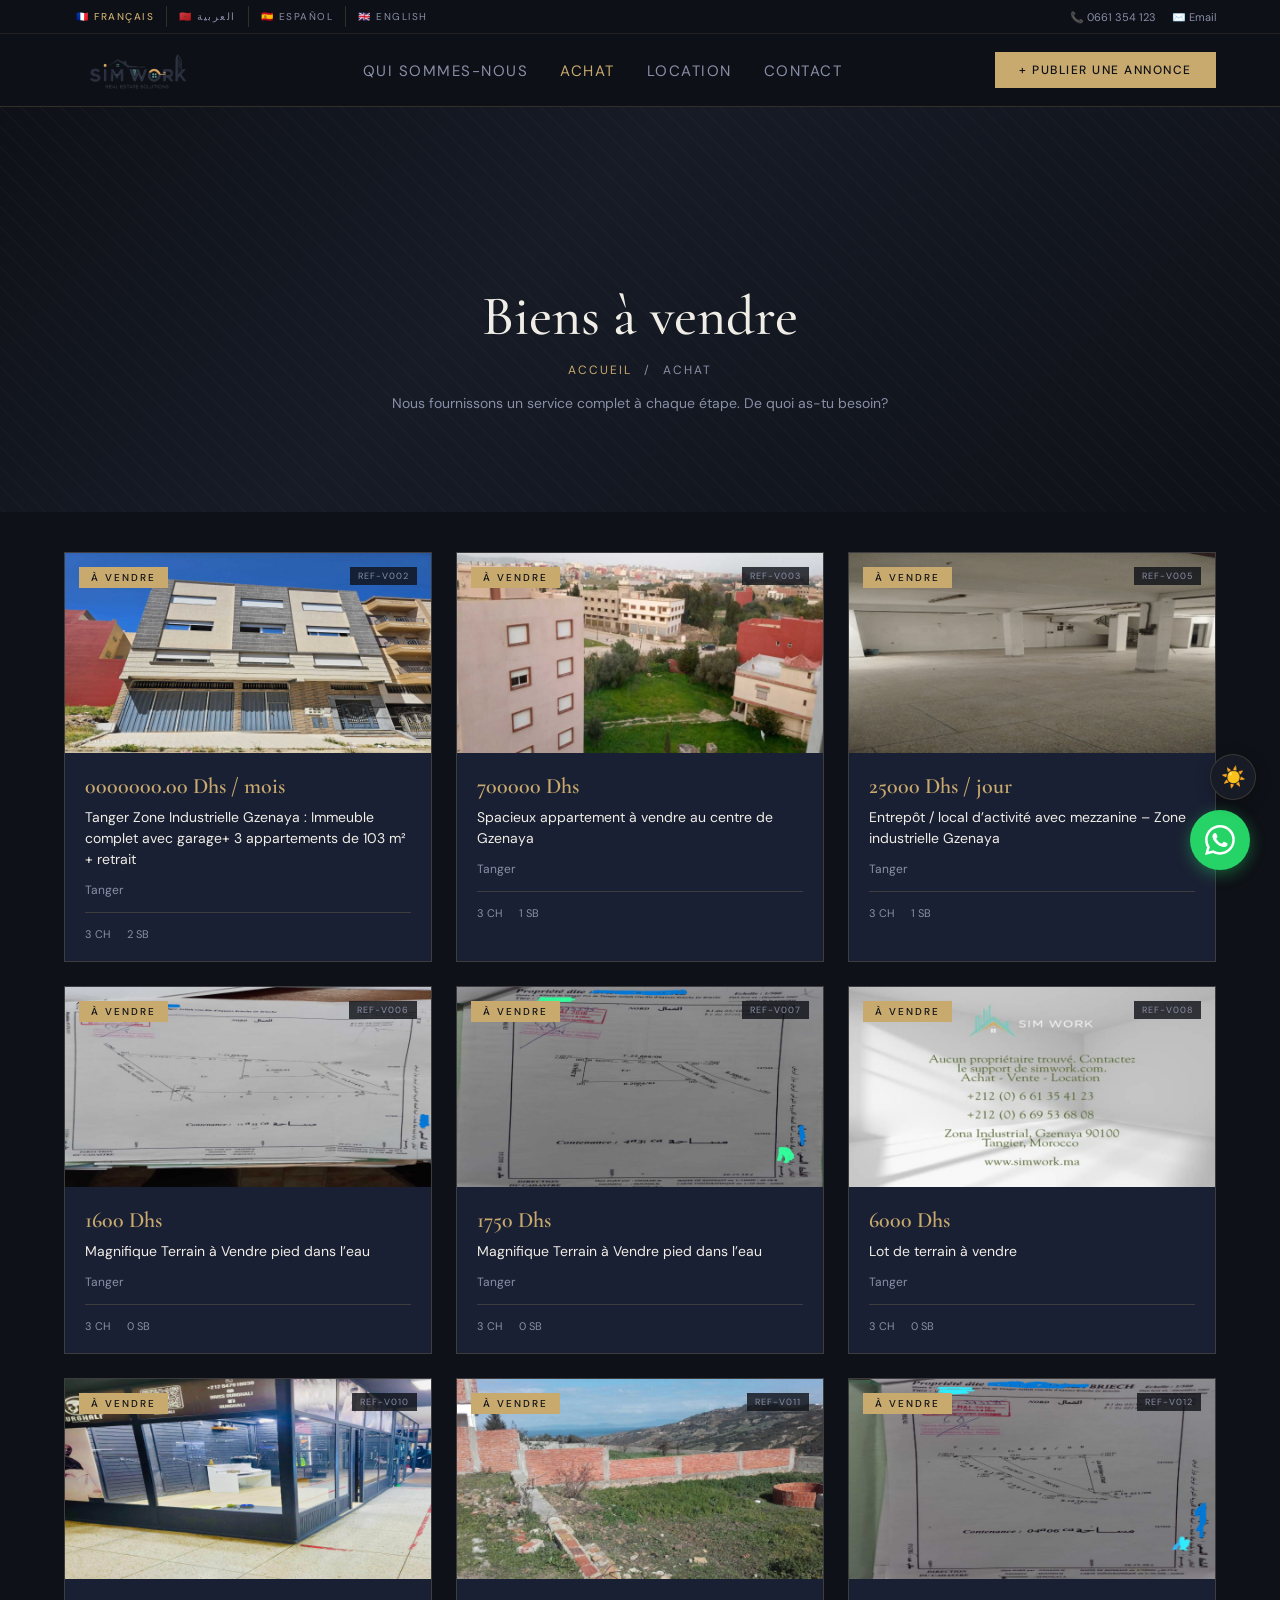
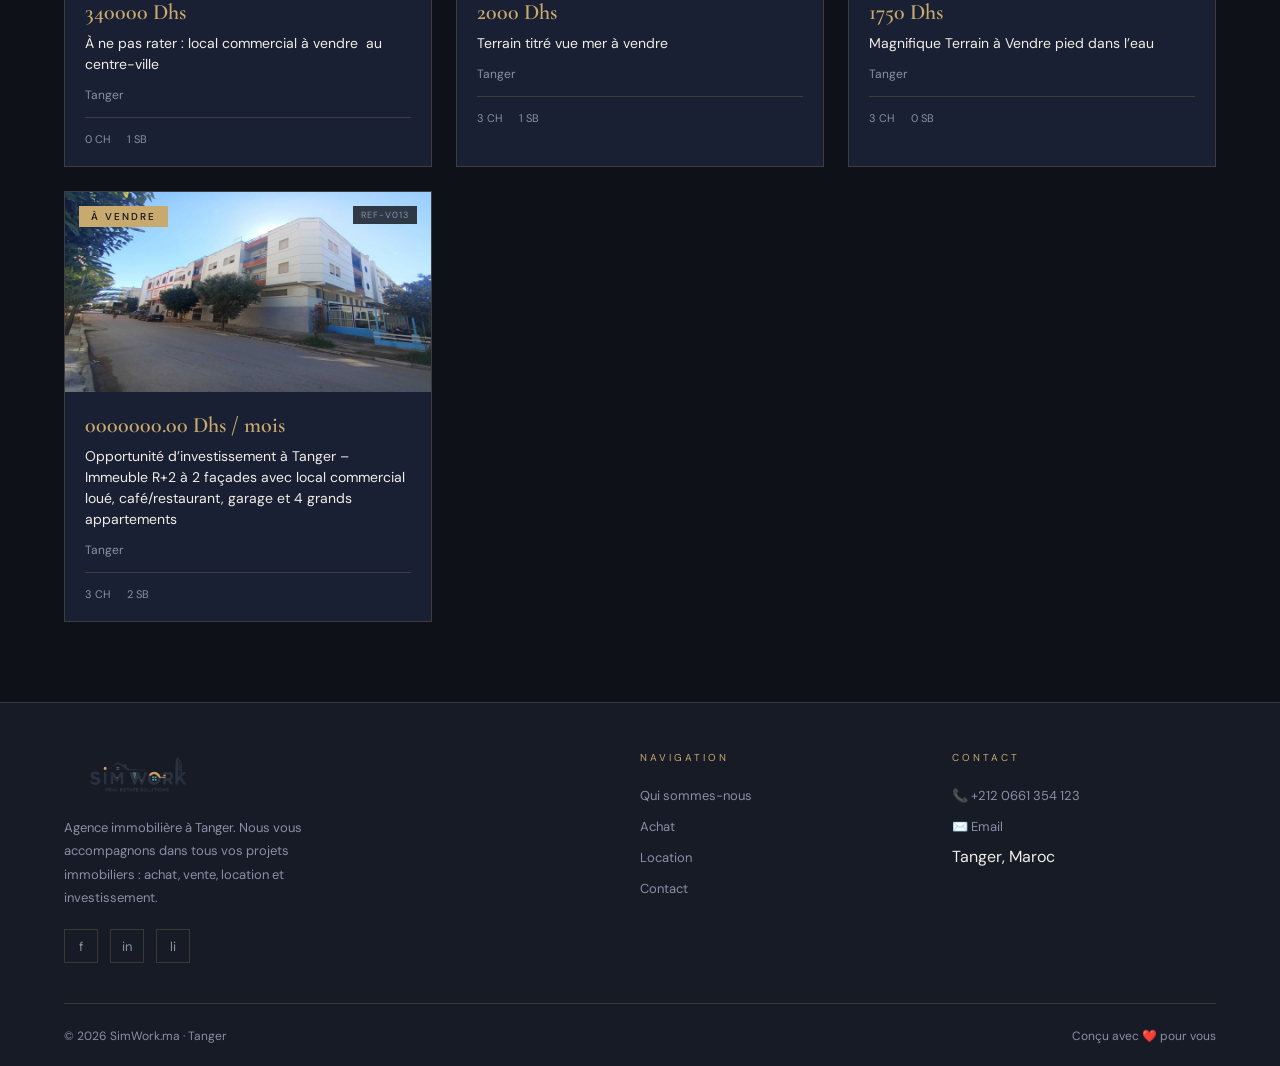
<file: achat.html>
<!DOCTYPE html>
<html lang="fr" dir="ltr">
<head>
  <meta charset="UTF-8">
  <meta name="viewport" content="width=device-width, initial-scale=1.0">
  <title>Achat – SimWork</title>
  <meta name="description" content="Découvrez nos biens immobiliers à vendre à Tanger et ses environs.">
  <link rel="stylesheet" href="style.css">
</head>
<body>

<!-- NAV -->
<nav>
  <div class="nav-top">
    <div class="lang-btns">
      <button class="lang-btn" onclick="setLang('fr')">🇫🇷 Français</button>
      <button class="lang-btn" onclick="setLang('ar')">🇲🇦 العربية</button>
      <button class="lang-btn" onclick="setLang('es')">🇪🇸 Español</button>
      <button class="lang-btn" onclick="setLang('en')">🇬🇧 English</button>
    </div>
    <div class="nav-contact">
      <a href="tel:+2120661354123">📞 0661 354 123</a>
      <a href="mailto:commercial.gzenaya.services@gmail.com">✉️ Email</a>
    </div>
  </div>
  <div class="nav-main">
    <a href="index.html" class="logo"><img src="images/img/main-logo.png" alt="SimWork"></a>
    
    <button class="hamburger">☰</button>
    
    <ul class="nav-links desktop-only">
      <li><a href="about.html" data-i18n="shared.navAbout">Qui sommes-nous</a></li>
      <li><a href="achat.html" class="active" data-i18n="shared.navBuy">Achat</a></li>
      <li><a href="location.html" data-i18n="shared.navRent">Location</a></li>
      <li><a href="contact.html" data-i18n="shared.navContact">Contact</a></li>
    </ul>
    <a href="publier.html" class="nav-cta desktop-only" data-i18n="shared.navCta">+ Publier une annonce</a>
  </div>
</nav>

<!-- MOBILE MENU -->
<div class="mobile-menu-overlay">
  <a href="about.html" data-i18n="shared.navAbout">Qui sommes-nous</a>
  <a href="achat.html" data-i18n="shared.navBuy">Achat</a>
  <a href="location.html" data-i18n="shared.navRent">Location</a>
  <a href="contact.html" data-i18n="shared.navContact">Contact</a>
  <a href="publier.html" class="nav-cta" data-i18n="shared.navCta">+ Publier une annonce</a>
</div>

<!-- INNER HERO -->
<section class="inner-hero">
  <h1 class="inner-hero-title reveal" data-i18n="achat.heroTitle">Biens à vendre</h1>
  <div class="breadcrumb reveal">
    <a href="index.html" data-i18n="achat.breadcrumbHome">Accueil</a> <span>/</span> <span data-i18n="achat.breadcrumbAchat">Achat</span>
  </div>
  <p style="color:var(--muted); margin-top:16px; font-size:14px;" class="reveal" data-i18n="achat.subTitle">Nous fournissons un service complet à chaque étape. De quoi as-tu besoin?</p>
</section>

<!-- MAIN CONTENT -->
<section class="section" style="padding-top:40px;">
  <div class="cards-grid" id="cardsGrid">
    <!-- Dynamically loaded via JS -->
  </div>
</section>

<!-- FOOTER -->
<footer>
  <div class="footer-grid reveal">
    <div class="footer-brand">
      <a href="index.html" class="logo"><img src="images/img/main-logo.png" alt="SimWork"></a>
      <p class="footer-desc" data-i18n="shared.footerDesc">Agence immobilière à Tanger. Nous vous accompagnons dans tous vos projets immobiliers : achat, vente, location et investissement.</p>
      <div class="footer-socials">
        <a href="https://web.facebook.com/profile.php?id=61585270500995" class="social-link" title="Facebook">f</a>
        <a href="https://www.instagram.com/simwork2026" class="social-link" title="Instagram">in</a>
        <a href="https://www.linkedin.com/in/jihad-amerniss-197bb83a1/" class="social-link" title="LinkedIn">li</a>
      </div>
    </div>
    <div>
      <div class="footer-heading" data-i18n="shared.footerNav">Navigation</div>
      <ul class="footer-links">
        <li><a href="about.html" data-i18n="shared.navAbout">Qui sommes-nous</a></li>
        <li><a href="achat.html" data-i18n="shared.navBuy">Achat</a></li>
        <li><a href="location.html" data-i18n="shared.navRent">Location</a></li>
        <li><a href="contact.html" data-i18n="shared.navContact">Contact</a></li>
      </ul>
    </div>
    <div>
      <div class="footer-heading" data-i18n="shared.footerContact">Contact</div>
      <ul class="footer-links">
        <li><a href="tel:+2120661354123">📞 +212 0661 354 123</a></li>
        <li><a href="mailto:commercial.gzenaya.services@gmail.com">✉️ Email</a></li>
        <li>Tanger, Maroc</li>
      </ul>
    </div>
  </div>
  <div class="footer-bottom reveal">
    <span data-i18n="shared.rights">© 2026 SimWork.ma · Tanger</span>
    <span data-i18n="shared.madeWith">Conçu avec ❤️ pour vous</span>
  </div>
</footer>

<a href="https://wa.me/212661354123" class="whatsapp-btn" target="_blank" aria-label="WhatsApp">
  <svg xmlns="http://www.w3.org/2000/svg" width="30" height="30" fill="currentColor" viewBox="0 0 16 16">
    <path d="M13.601 2.326A7.854 7.854 0 0 0 7.994 0C3.627 0 .068 3.558.064 7.926c-.003 1.396.366 2.76 1.057 3.965L0 16l4.204-1.102a7.933 7.933 0 0 0 3.79.965h.004c4.368 0 7.926-3.558 7.93-7.93A7.898 7.898 0 0 0 13.6 2.326zM7.994 14.521a6.573 6.573 0 0 1-3.356-.92l-.24-.144-2.494.654.666-2.433-.156-.251a6.56 6.56 0 0 1-1.007-3.505c0-3.626 2.957-6.584 6.591-6.584a6.56 6.56 0 0 1 4.66 1.931 6.557 6.557 0 0 1 1.928 4.66c-.004 3.639-2.961 6.592-6.592 6.592zm3.615-4.934c-.197-.099-1.17-.578-1.353-.646-.182-.065-.315-.099-.445.099-.133.197-.513.646-.627.775-.114.133-.232.148-.43.05-.197-.1-.836-.308-1.592-.985-.59-.525-.985-1.175-1.103-1.372-.114-.198-.011-.304.088-.403.087-.088.197-.232.296-.346.1-.114.133-.198.198-.33.065-.134.034-.248-.015-.347-.05-.099-.445-1.076-.612-1.47-.16-.389-.323-.335-.445-.34-.114-.007-.247-.007-.38-.007a.729.729 0 0 0-.529.247c-.182.198-.691.677-.691 1.654 0 .977.71 1.916.81 2.049.098.133 1.394 2.132 3.383 2.992.47.205.84.326 1.129.418.475.152.904.129 1.246.08.38-.058 1.171-.48 1.338-.943.164-.464.164-.86.114-.943-.049-.084-.182-.133-.38-.232z"/>
  </svg>
</a>

<script src="translations.js"></script>
<script>
function fixNavOffset() {
  const nav = document.querySelector('nav');
  document.body.style.paddingTop = nav.offsetHeight + 'px';
}
fixNavOffset();
window.addEventListener('resize', fixNavOffset);

async function loadVentes() {
  try {
    const res = await fetch('data/annonces.json');
    if (!res.ok) return;
    const data = await res.json();
    
    const items = data.vente || [];
    const grid = document.getElementById('cardsGrid');
    grid.innerHTML = '';
    
    items.forEach(item => {
      const imageSrc = (item.images && item.images.length > 0) ? item.images[0] : 'https://images.unsplash.com/photo-1600596542815-ffad4c1539a9?w=800';
      
      const card = document.createElement('a');
      card.href = `annonce-single.html?id=${item.id}&type=vente`;
      card.className = 'card reveal active';
      card.innerHTML = `
        <div class="card-img">
          <img src="${imageSrc}" style="width:100%; height:100%; object-fit:cover;" alt="${item.title}" onerror="this.src='https://images.unsplash.com/photo-1600596542815-ffad4c1539a9?w=800'">
          <div class="card-badge badge-vendre">À VENDRE</div>
          <div class="card-ref">${item.reference}</div>
        </div>
        <div class="card-body">
          <div class="card-price">${item.price}</div>
          <div class="card-title">${item.title}</div>
          <div class="card-location">${item.location}</div>
          <div class="card-specs">
            <div class="spec">${item.rooms} CH</div>
            <div class="spec">${item.bathrooms} SB</div>
          </div>
        </div>
      `;
      grid.appendChild(card);
    });
  } catch (e) {
    console.error("Could not load ventes:", e);
  }
}
loadVentes();
</script>
<script src="theme-toggle.js"></script>
</body>
</html>
</file>
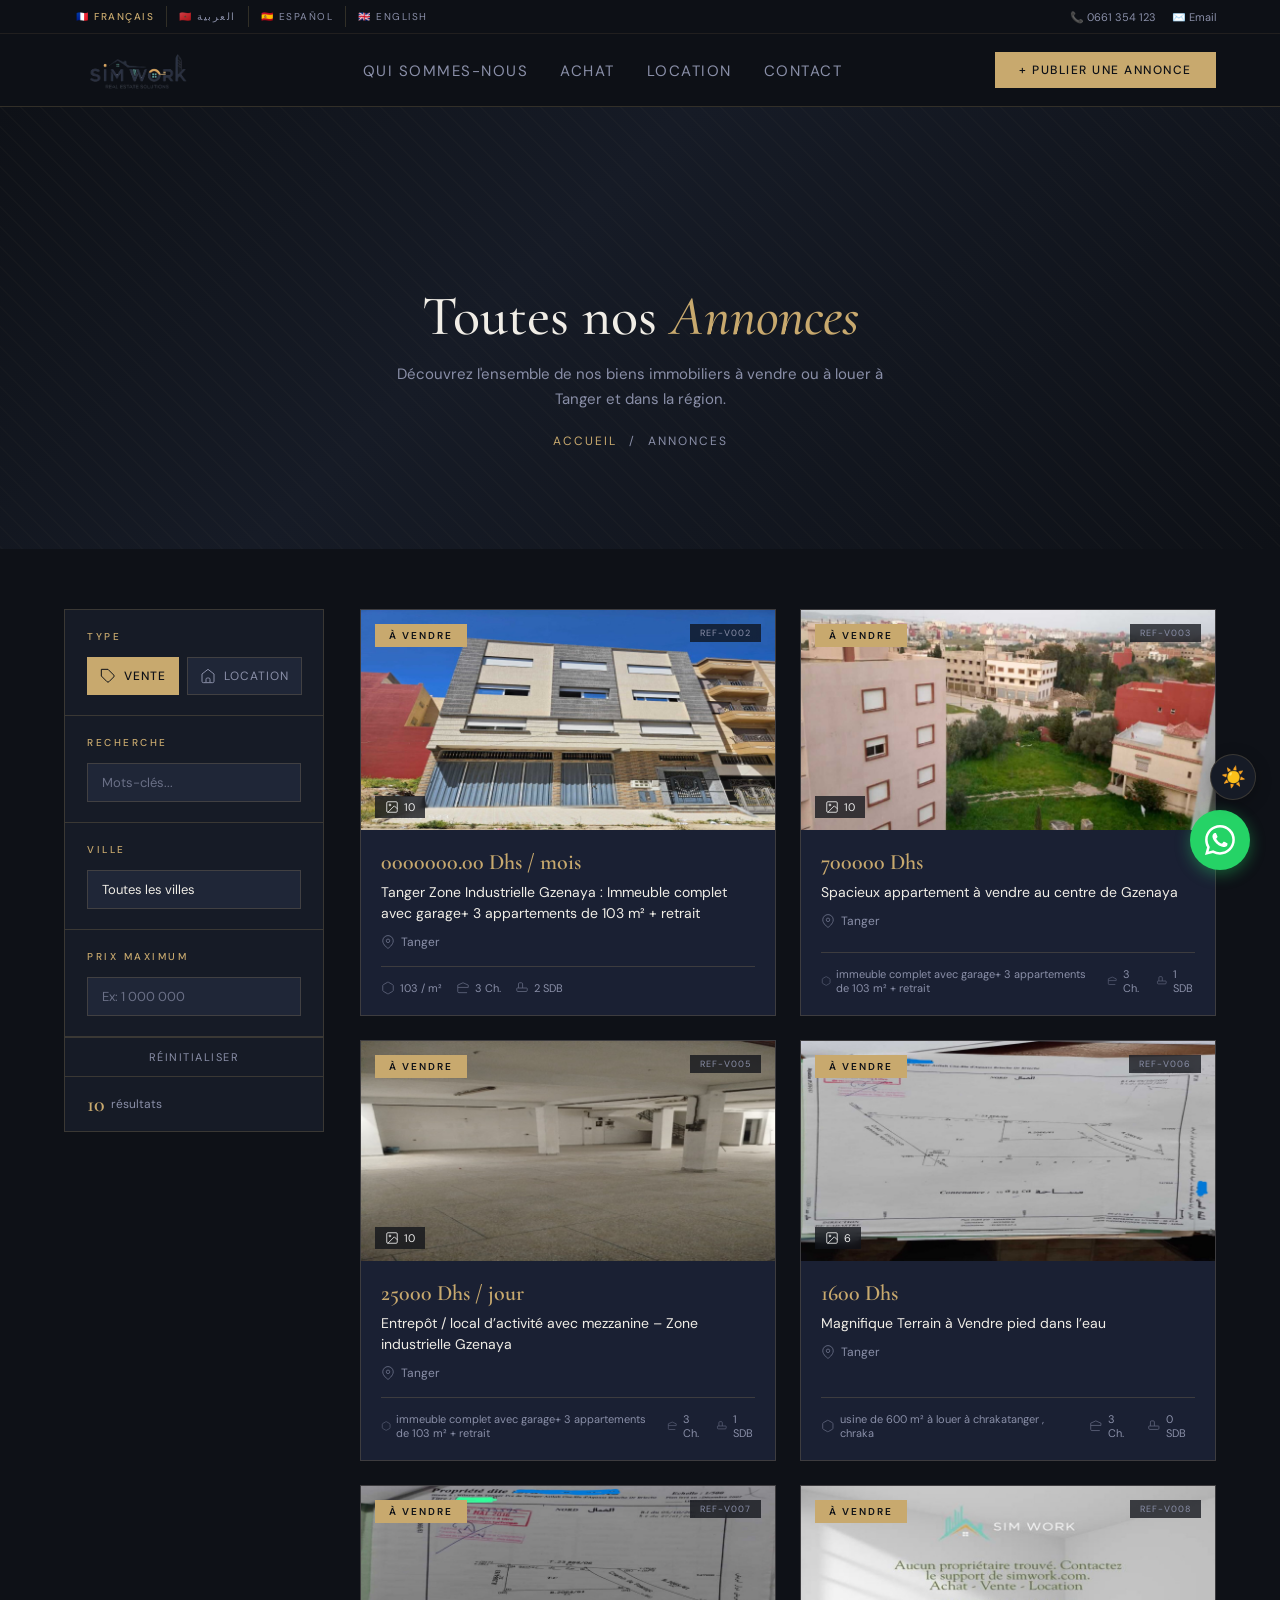
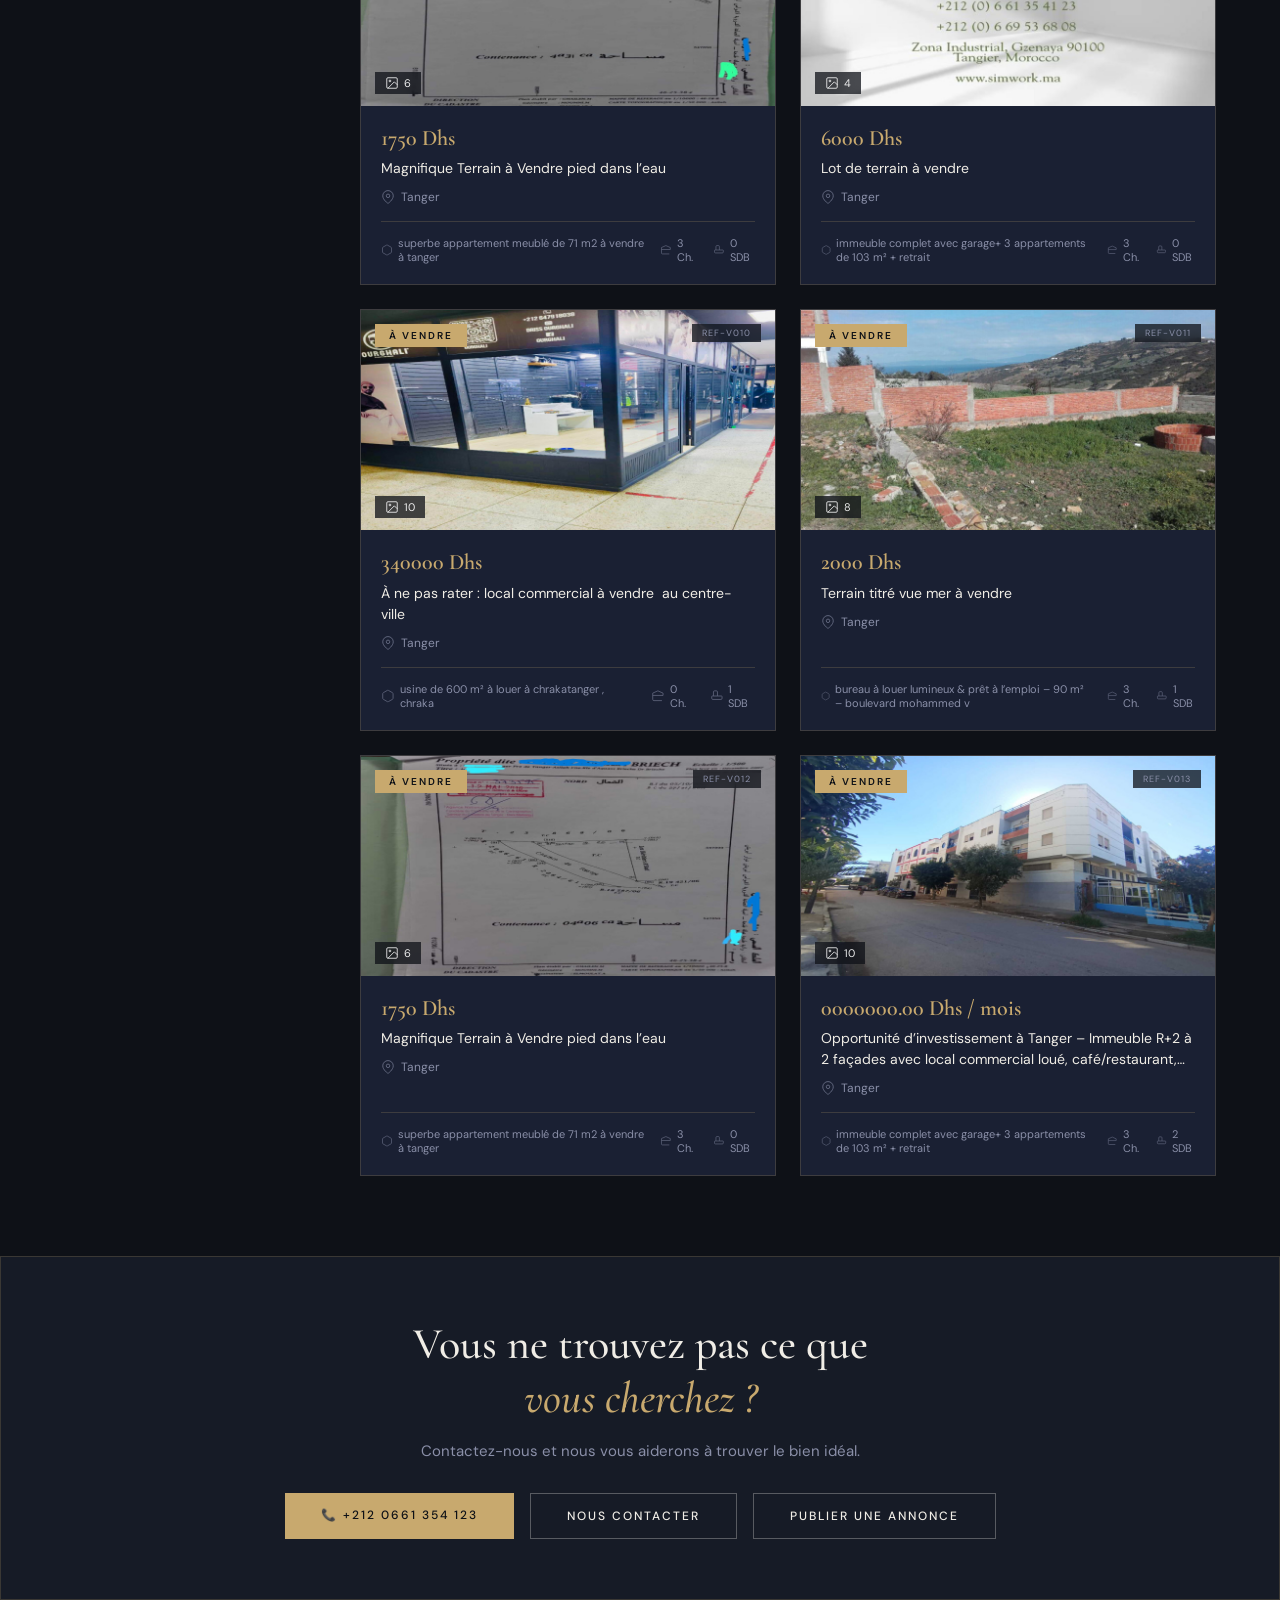
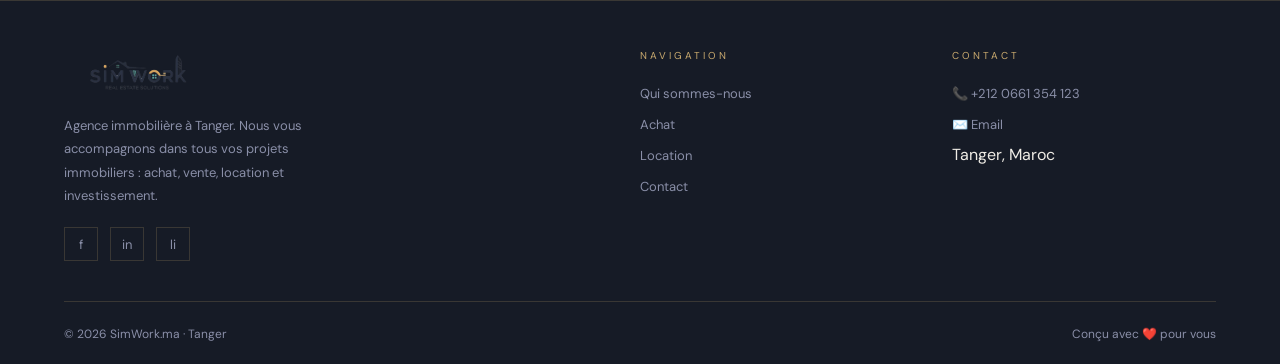
<file: annonces.html>
<!DOCTYPE html>
<html lang="fr" dir="ltr">
<head>
  <meta charset="UTF-8">
  <meta name="viewport" content="width=device-width, initial-scale=1.0">
  <title>Toutes les Annonces – SimWork Tanger</title>
  <meta name="description" content="Découvrez toutes nos annonces immobilières à Tanger et dans la région. Appartements, villas, terrains, bureaux à vendre ou à louer.">
  <link rel="stylesheet" href="style.css">
  <link rel="stylesheet" href="annonces.css">
</head>
<body>

<!-- NAV -->
<nav>
  <div class="nav-top">
    <div class="lang-btns">
      <button class="lang-btn" onclick="setLang('fr')">🇫🇷 Français</button>
      <button class="lang-btn" onclick="setLang('ar')">🇲🇦 العربية</button>
      <button class="lang-btn" onclick="setLang('es')">🇪🇸 Español</button>
      <button class="lang-btn" onclick="setLang('en')">🇬🇧 English</button>
    </div>
    <div class="nav-contact">
      <a href="tel:+2120661354123">📞 0661 354 123</a>
      <a href="mailto:commercial.gzenaya.services@gmail.com">✉️ Email</a>
    </div>
  </div>
  <div class="nav-main">
    <a href="index.html" class="logo"><img src="images/img/main-logo.png" alt="SimWork"></a>
    <button class="hamburger">☰</button>
    <ul class="nav-links desktop-only">
      <li><a href="about.html" data-i18n="shared.navAbout">Qui sommes-nous</a></li>
      <li><a href="achat.html" data-i18n="shared.navBuy">Achat</a></li>
      <li><a href="location.html" data-i18n="shared.navRent">Location</a></li>
      <li><a href="contact.html" data-i18n="shared.navContact">Contact</a></li>
    </ul>
    <a href="publier.html" class="nav-cta desktop-only" data-i18n="shared.navCta">+ Publier une annonce</a>
  </div>
</nav>

<!-- MOBILE MENU -->
<div class="mobile-menu-overlay">
  <a href="about.html" data-i18n="shared.navAbout">Qui sommes-nous</a>
  <a href="achat.html" data-i18n="shared.navBuy">Achat</a>
  <a href="location.html" data-i18n="shared.navRent">Location</a>
  <a href="contact.html" data-i18n="shared.navContact">Contact</a>
  <a href="publier.html" class="nav-cta" data-i18n="shared.navCta">+ Publier une annonce</a>
</div>

<!-- HERO -->
<section class="inner-hero">
  <h1 class="inner-hero-title" data-i18n="annonces.heroTitle">Toutes nos <em>Annonces</em></h1>
  <p class="an-hero-sub" data-i18n="annonces.heroSub">Découvrez l'ensemble de nos biens immobiliers à vendre ou à louer à Tanger et dans la région.</p>
  <div class="breadcrumb">
    <a href="index.html" data-i18n="annonces.breadcrumbHome">Accueil</a>
    <span>/</span>
    <span data-i18n="annonces.breadcrumbAnnonces">Annonces</span>
  </div>
</section>

<!-- FILTER & CONTENT -->
<section class="an-main">
  <div class="an-container">

    <!-- Mobile Sidebar Overlay -->
    <div class="an-sidebar-overlay" id="sidebarOverlay"></div>

    <!-- Sidebar Filters -->
    <aside class="an-sidebar reveal" id="filterSidebar">
      <div class="an-sidebar-header mobile-only">
        <h3 data-i18n="annonces.filterBtn">Filtres</h3>
        <button class="an-sidebar-close" id="sidebarCloseBtn">
          <svg viewBox="0 0 24 24" fill="none" stroke="currentColor" stroke-width="2" width="20" height="20"><path d="M18 6L6 18M6 6l12 12"/></svg>
        </button>
      </div>

      <div class="an-sidebar-section">
        <div class="an-sidebar-title" data-i18n="annonces.filterType">Type</div>
        <div class="an-type-toggle">
          <button class="an-type-btn active" data-tab="vente" onclick="switchTab(this)">
            <svg viewBox="0 0 24 24" fill="none" stroke="currentColor" stroke-width="1.5" width="16" height="16"><path d="M20.59 13.41l-7.17 7.17a2 2 0 01-2.83 0L2 12V2h10l8.59 8.59a2 2 0 010 2.82z"/><line x1="7" y1="7" x2="7.01" y2="7"/></svg>
            <span data-i18n="annonces.tabVente">Vente</span>
          </button>
          <button class="an-type-btn" data-tab="location" onclick="switchTab(this)">
            <svg viewBox="0 0 24 24" fill="none" stroke="currentColor" stroke-width="1.5" width="16" height="16"><path d="M15 21v-4a2 2 0 00-2-2h-2a2 2 0 00-2 2v4"/><path d="M3 9l9-7 9 7v11a2 2 0 01-2 2H5a2 2 0 01-2-2z"/></svg>
            <span data-i18n="annonces.tabLocation">Location</span>
          </button>
        </div>
      </div>

      <div class="an-sidebar-section">
        <div class="an-sidebar-title" data-i18n="annonces.filterSearch">Recherche</div>
        <input type="text" id="searchInput" class="an-filter-input" placeholder="Mots-clés..." data-i18n-placeholder="annonces.searchPlaceholder">
      </div>

      <div class="an-sidebar-section">
        <div class="an-sidebar-title" data-i18n="annonces.filterCity">Ville</div>
        <select id="cityFilter" class="an-filter-input">
          <option value="" data-i18n="annonces.allCities">Toutes les villes</option>
          <option value="tanger">Tanger</option>
          <option value="tétouan">Tétouan</option>
          <option value="fnideq">Fnideq</option>
          <option value="chefchaouen">Chefchaouen</option>
          <option value="asilah">Asilah</option>
          <option value="mdiq">Mdiq</option>
          <option value="al hoceïma">Al Hoceïma</option>
        </select>
      </div>

      <div class="an-sidebar-section">
        <div class="an-sidebar-title" data-i18n="annonces.filterPriceMax">Prix maximum</div>
        <input type="number" id="priceFilter" class="an-filter-input" placeholder="Ex: 1 000 000">
      </div>

      <button class="an-filter-reset" onclick="resetFilters()" data-i18n="annonces.resetFilters">Réinitialiser</button>

      <!-- Results count -->
      <div class="an-results-count">
        <span id="resultsCount">0</span>
        <span data-i18n="annonces.resultsLabel">résultats</span>
      </div>
    </aside>

    <!-- Main Grid -->
    <div class="an-content">
      <!-- Mobile filter toggle -->
      <button class="an-mobile-filter-btn" id="mobileFilterBtn">
        <svg viewBox="0 0 24 24" fill="none" stroke="currentColor" stroke-width="1.5" width="18" height="18"><path d="M4 21v-7M4 10V3M12 21v-9M12 8V3M20 21v-5M20 12V3M1 14h6M9 8h6M17 16h6"/></svg>
        <span data-i18n="annonces.filterBtn">Filtres</span>
      </button>

      <div class="an-grid" id="annoncesGrid">
        <!-- Dynamically populated -->
      </div>

      <!-- Empty state -->
      <div class="an-empty" id="emptyState" style="display:none">
        <svg viewBox="0 0 24 24" fill="none" stroke="currentColor" stroke-width="1" width="56" height="56"><circle cx="11" cy="11" r="8"/><path d="M21 21l-4.35-4.35"/></svg>
        <h3 data-i18n="annonces.noResults">Aucune annonce trouvée</h3>
        <p data-i18n="annonces.noResultsDesc">Essayez de modifier vos filtres de recherche.</p>
      </div>
    </div>
  </div>
</section>

<!-- CTA -->
<section class="cta-banner reveal">
  <h2 data-i18n="annonces.ctaTitle">Vous ne trouvez pas ce que<br><em>vous cherchez ?</em></h2>
  <p data-i18n="annonces.ctaDesc">Contactez-nous et nous vous aiderons à trouver le bien idéal.</p>
  <div class="cta-btns">
    <a href="tel:+2120661354123" class="btn-primary">📞 +212 0661 354 123</a>
    <a href="contact.html" class="btn-outline" data-i18n="annonces.ctaContact">Nous contacter</a>
    <a href="publier.html" class="btn-outline" data-i18n="annonces.ctaPublish">Publier une annonce</a>
  </div>
</section>

<!-- FOOTER -->
<footer>
  <div class="footer-grid reveal">
    <div class="footer-brand">
      <a href="index.html" class="logo"><img src="images/img/main-logo.png" alt="SimWork"></a>
      <p class="footer-desc" data-i18n="shared.footerDesc">Agence immobilière à Tanger. Nous vous accompagnons dans tous vos projets immobiliers : achat, vente, location et investissement.</p>
      <div class="footer-socials">
        <a href="https://web.facebook.com/profile.php?id=61585270500995" class="social-link" title="Facebook">f</a>
        <a href="https://www.instagram.com/simwork2026" class="social-link" title="Instagram">in</a>
        <a href="https://www.linkedin.com/in/jihad-amerniss-197bb83a1/" class="social-link" title="LinkedIn">li</a>
      </div>
    </div>
    <div>
      <div class="footer-heading" data-i18n="shared.footerNav">Navigation</div>
      <ul class="footer-links">
        <li><a href="about.html" data-i18n="shared.navAbout">Qui sommes-nous</a></li>
        <li><a href="achat.html" data-i18n="shared.navBuy">Achat</a></li>
        <li><a href="location.html" data-i18n="shared.navRent">Location</a></li>
        <li><a href="contact.html" data-i18n="shared.navContact">Contact</a></li>
      </ul>
    </div>
    <div>
      <div class="footer-heading" data-i18n="shared.footerContact">Contact</div>
      <ul class="footer-links">
        <li><a href="tel:+2120661354123">📞 +212 0661 354 123</a></li>
        <li><a href="mailto:commercial.gzenaya.services@gmail.com">✉️ Email</a></li>
        <li>Tanger, Maroc</li>
      </ul>
    </div>
  </div>
  <div class="footer-bottom reveal">
    <span data-i18n="shared.rights">© 2026 SimWork.ma · Tanger</span>
    <span data-i18n="shared.madeWith">Conçu avec ❤️ pour vous</span>
  </div>
</footer>

<a href="https://wa.me/212661354123" class="whatsapp-btn" target="_blank" aria-label="WhatsApp">
  <svg xmlns="http://www.w3.org/2000/svg" width="30" height="30" fill="currentColor" viewBox="0 0 16 16">
    <path d="M13.601 2.326A7.854 7.854 0 0 0 7.994 0C3.627 0 .068 3.558.064 7.926c-.003 1.396.366 2.76 1.057 3.965L0 16l4.204-1.102a7.933 7.933 0 0 0 3.79.965h.004c4.368 0 7.926-3.558 7.93-7.93A7.898 7.898 0 0 0 13.6 2.326zM7.994 14.521a6.573 6.573 0 0 1-3.356-.92l-.24-.144-2.494.654.666-2.433-.156-.251a6.56 6.56 0 0 1-1.007-3.505c0-3.626 2.957-6.584 6.591-6.584a6.56 6.56 0 0 1 4.66 1.931 6.557 6.557 0 0 1 1.928 4.66c-.004 3.639-2.961 6.592-6.592 6.592zm3.615-4.934c-.197-.099-1.17-.578-1.353-.646-.182-.065-.315-.099-.445.099-.133.197-.513.646-.627.775-.114.133-.232.148-.43.05-.197-.1-.836-.308-1.592-.985-.59-.525-.985-1.175-1.103-1.372-.114-.198-.011-.304.088-.403.087-.088.197-.232.296-.346.1-.114.133-.198.198-.33.065-.134.034-.248-.015-.347-.05-.099-.445-1.076-.612-1.47-.16-.389-.323-.335-.445-.34-.114-.007-.247-.007-.38-.007a.729.729 0 0 0-.529.247c-.182.198-.691.677-.691 1.654 0 .977.71 1.916.81 2.049.098.133 1.394 2.132 3.383 2.992.47.205.84.326 1.129.418.475.152.904.129 1.246.08.38-.058 1.171-.48 1.338-.943.164-.464.164-.86.114-.943-.049-.084-.182-.133-.38-.232z"/>
  </svg>
</a>

<script src="translations.js"></script>
<script>
// Fix nav offset
function fixNavOffset() {
  const nav = document.querySelector('nav');
  document.body.style.paddingTop = nav.offsetHeight + 'px';
}
fixNavOffset();
window.addEventListener('resize', fixNavOffset);

// Mobile filter sidebar
const mobileFilterBtn = document.getElementById('mobileFilterBtn');
const sidebar = document.getElementById('filterSidebar');
const sidebarOverlay = document.getElementById('sidebarOverlay');
const sidebarCloseBtn = document.getElementById('sidebarCloseBtn');

function openSidebar() {
  sidebar.classList.add('open');
  sidebarOverlay.classList.add('open');
  document.body.style.overflow = 'hidden';
}

function closeSidebar() {
  sidebar.classList.remove('open');
  sidebarOverlay.classList.remove('open');
  document.body.style.overflow = '';
}

if (mobileFilterBtn && sidebar && sidebarOverlay && sidebarCloseBtn) {
  mobileFilterBtn.addEventListener('click', openSidebar);
  sidebarOverlay.addEventListener('click', closeSidebar);
  sidebarCloseBtn.addEventListener('click', closeSidebar);
}

// Data
let annoncesData = { vente: [], location: [] };
let currentTab = 'vente';

const grid = document.getElementById('annoncesGrid');
const searchInput = document.getElementById('searchInput');
const cityFilter = document.getElementById('cityFilter');
const priceFilter = document.getElementById('priceFilter');
const emptyState = document.getElementById('emptyState');
const resultsCount = document.getElementById('resultsCount');

// Switch tabs
function switchTab(btn) {
  document.querySelectorAll('.an-type-btn').forEach(b => b.classList.remove('active'));
  btn.classList.add('active');
  currentTab = btn.dataset.tab;
  renderCards();
}

// Reset filters
function resetFilters() {
  searchInput.value = '';
  cityFilter.value = '';
  priceFilter.value = '';
  renderCards();
}

// Load data
async function loadData() {
  try {
    const res = await fetch('data/annonces.json');
    if (!res.ok) throw new Error('Data not found');
    annoncesData = await res.json();
    renderCards();
  } catch (err) {
    console.error("Failed to load:", err);
    grid.innerHTML = '';
    emptyState.style.display = 'flex';
  }
}

// Render cards
function renderCards() {
  grid.innerHTML = '';
  emptyState.style.display = 'none';

  let items = annoncesData[currentTab] || [];

  // Apply filters
  const searchTerm = searchInput.value.toLowerCase();
  const city = cityFilter.value.toLowerCase();
  const maxPrice = parseFloat(priceFilter.value);

  items = items.filter(item => {
    const matchesSearch = !searchTerm || 
      item.title.toLowerCase().includes(searchTerm) || 
      (item.description && item.description.toLowerCase().includes(searchTerm));
    const matchesCity = !city || item.location.toLowerCase().includes(city);
    let matchesPrice = true;
    if (!isNaN(maxPrice) && maxPrice > 0) {
      const itemPrice = parseFloat(item.price.replace(/[^\d.-]/g, ''));
      if (!isNaN(itemPrice)) matchesPrice = itemPrice <= maxPrice;
    }
    return matchesSearch && matchesCity && matchesPrice;
  });

  resultsCount.textContent = items.length;

  if (items.length === 0) {
    emptyState.style.display = 'flex';
    return;
  }

  items.forEach((item, index) => {
    const badgeClass = currentTab === 'vente' ? 'badge-vendre' : 'badge-louer';
    const badgeText = currentTab === 'vente' ? 'À VENDRE' : 'À LOUER';
    const imageSrc = (item.images && item.images.length > 0) ? item.images[0] : 'https://images.unsplash.com/photo-1600596542815-ffad4c1539a9?w=800';
    const imageCount = item.images ? item.images.length : 0;

    const card = document.createElement('a');
    card.href = `annonce-single.html?id=${item.id}&type=${currentTab}`;
    card.className = 'an-card';
    card.style.animationDelay = `${index * 0.05}s`;

    card.innerHTML = `
      <div class="an-card-img">
        <img src="${imageSrc}" alt="${item.title}" loading="lazy" onerror="this.src='https://images.unsplash.com/photo-1600596542815-ffad4c1539a9?w=800'">
        <div class="an-card-badge ${badgeClass}">${badgeText}</div>
        ${imageCount > 1 ? `<div class="an-card-photos"><svg viewBox="0 0 24 24" fill="none" stroke="currentColor" stroke-width="1.5" width="14" height="14"><rect x="3" y="3" width="18" height="18" rx="2"/><circle cx="8.5" cy="8.5" r="1.5"/><path d="M21 15l-5-5L5 21"/></svg> ${imageCount}</div>` : ''}
        <div class="an-card-ref">${item.reference || ''}</div>
      </div>
      <div class="an-card-body">
        <div class="an-card-price">${item.price}</div>
        <h3 class="an-card-title">${item.title}</h3>
        <div class="an-card-location">
          <svg viewBox="0 0 24 24" fill="none" stroke="currentColor" stroke-width="1.5" width="14" height="14"><path d="M21 10c0 7-9 13-9 13s-9-6-9-13a9 9 0 0118 0z"/><circle cx="12" cy="10" r="3"/></svg>
          ${item.location}
        </div>
        <div class="an-card-specs">
          <span class="an-spec">
            <svg viewBox="0 0 24 24" fill="none" stroke="currentColor" stroke-width="1.5" width="14" height="14"><path d="M21 16V8a2 2 0 00-1-1.73l-7-4a2 2 0 00-2 0l-7 4A2 2 0 003 8v8a2 2 0 001 1.73l7 4a2 2 0 002 0l7-4A2 2 0 0021 16z"/></svg>
            ${item.surface || '—'}
          </span>
          <span class="an-spec">
            <svg viewBox="0 0 24 24" fill="none" stroke="currentColor" stroke-width="1.5" width="14" height="14"><path d="M3 7v11a2 2 0 002 2h14"/><path d="M3 7l9-4 9 4"/><path d="M21 7v4H3"/></svg>
            ${item.rooms || '—'} Ch.
          </span>
          <span class="an-spec">
            <svg viewBox="0 0 24 24" fill="none" stroke="currentColor" stroke-width="1.5" width="14" height="14"><path d="M4 12h16a1 1 0 011 1v3a2 2 0 01-2 2H5a2 2 0 01-2-2v-3a1 1 0 011-1z"/><path d="M6 12V5a2 2 0 012-2h3a2 2 0 012 2v7"/></svg>
            ${item.bathrooms || '—'} SDB
          </span>
        </div>
      </div>
    `;
    grid.appendChild(card);
  });
}

// Event listeners
searchInput.addEventListener('input', renderCards);
cityFilter.addEventListener('change', renderCards);
priceFilter.addEventListener('input', renderCards);

// Initialize
loadData();
</script>
<script src="theme-toggle.js"></script>
</body>
</html>
</file>
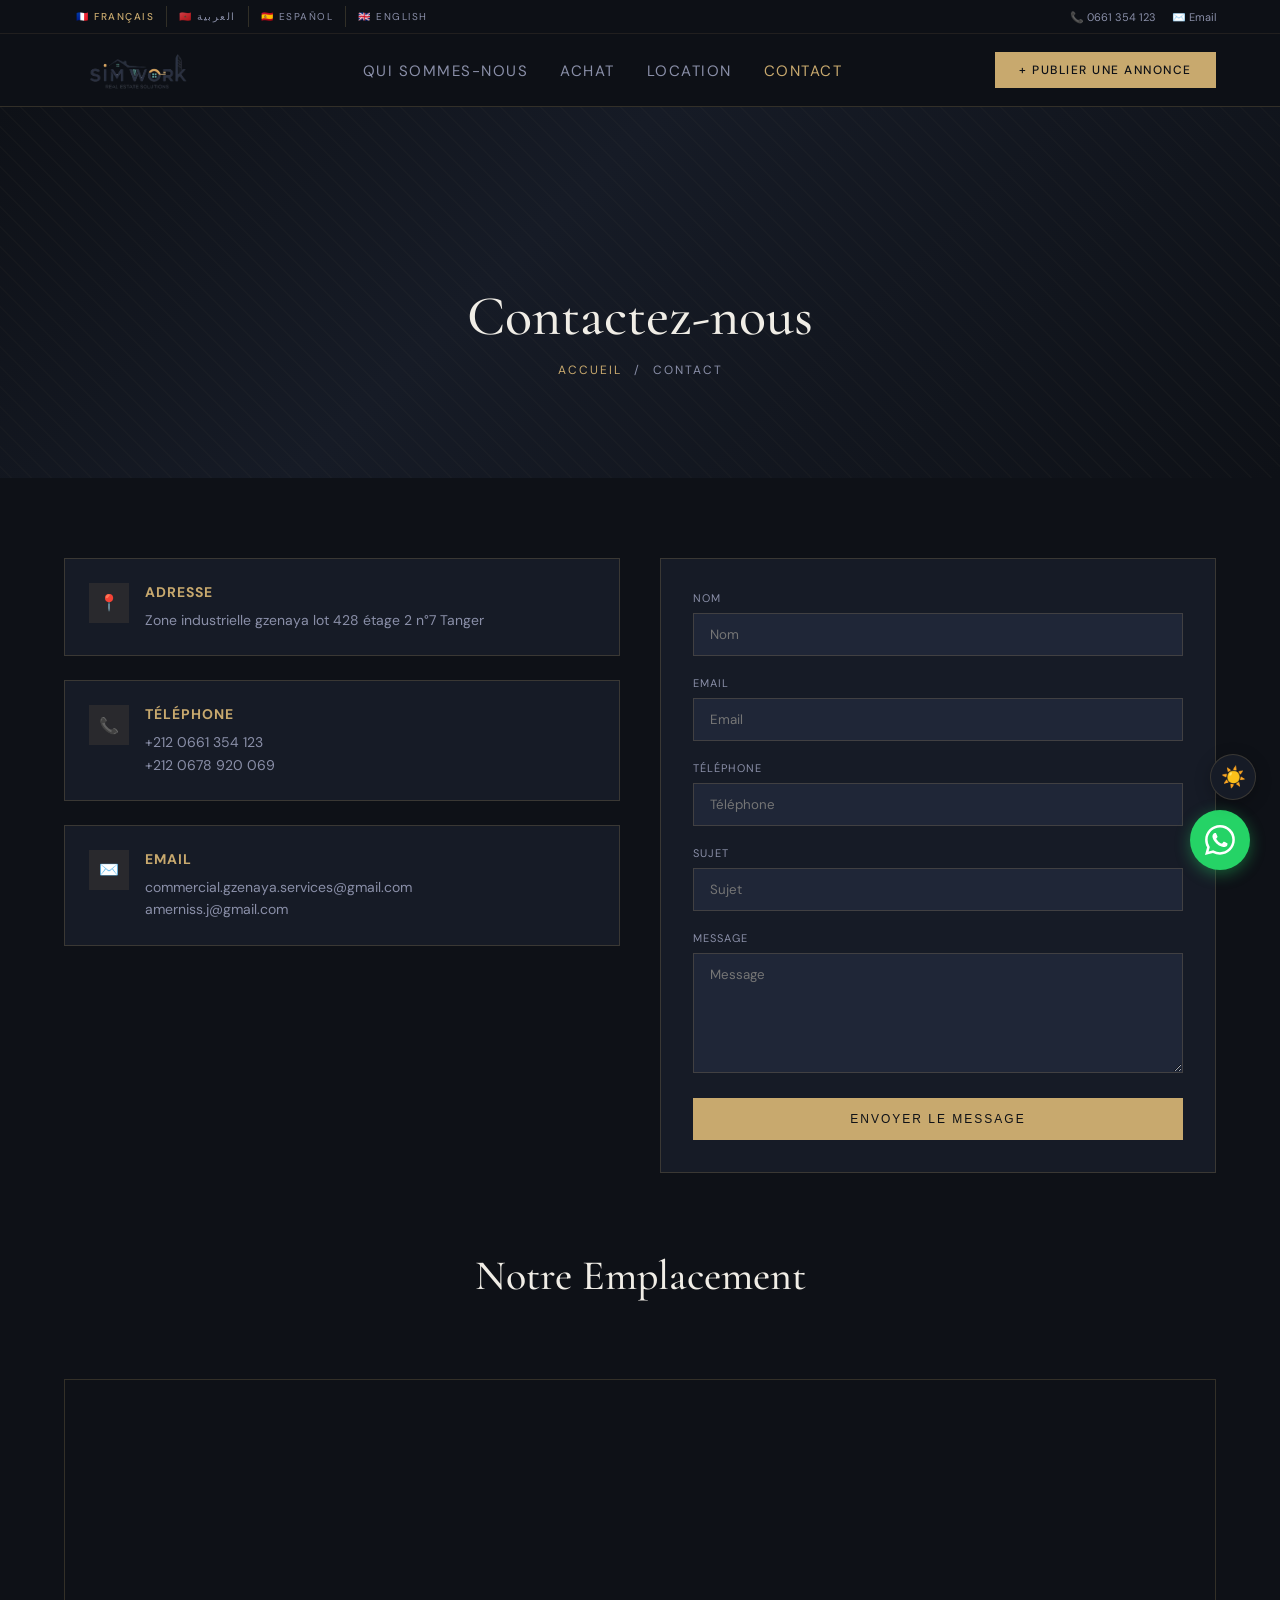
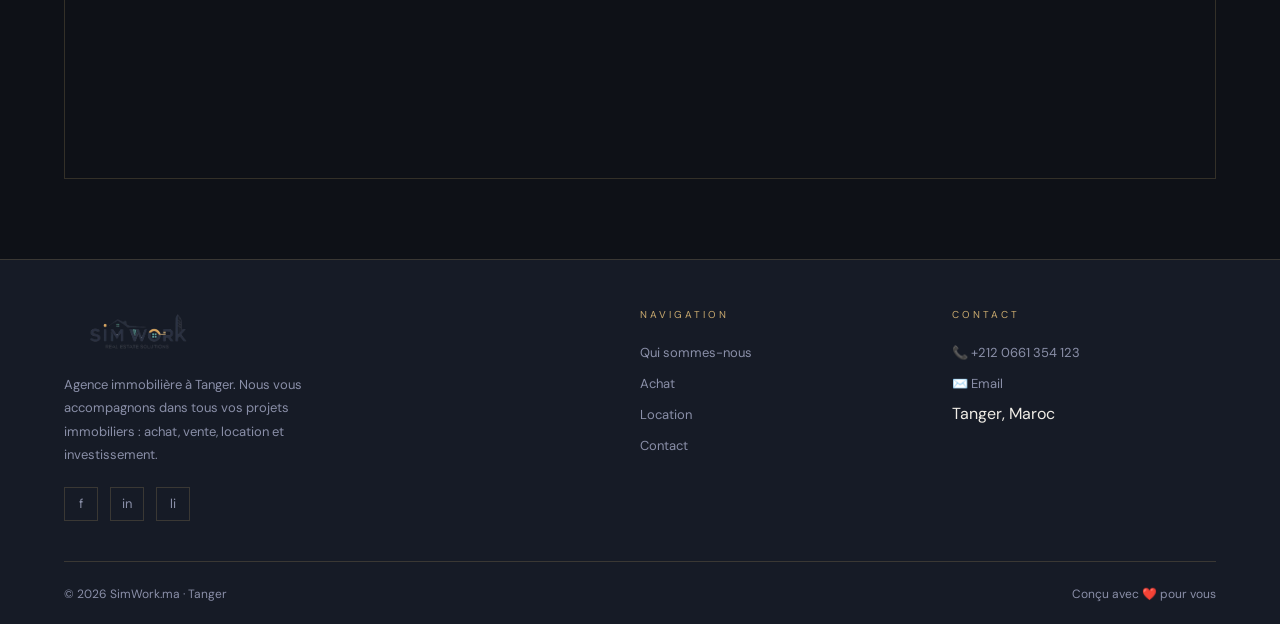
<file: contact.html>
<!DOCTYPE html>
<html lang="fr" dir="ltr">
<head>
  <meta charset="UTF-8">
  <meta name="viewport" content="width=device-width, initial-scale=1.0">
  <title>Contact – SimWork</title>
  <meta name="description" content="Contactez SimWork, votre agence immobilière à Tanger.">
  <link rel="stylesheet" href="style.css">
</head>
<body>

<!-- NAV -->
<nav>
  <div class="nav-top">
    <div class="lang-btns">
      <button class="lang-btn" onclick="setLang('fr')">🇫🇷 Français</button>
      <button class="lang-btn" onclick="setLang('ar')">🇲🇦 العربية</button>
      <button class="lang-btn" onclick="setLang('es')">🇪🇸 Español</button>
      <button class="lang-btn" onclick="setLang('en')">🇬🇧 English</button>
    </div>
    <div class="nav-contact">
      <a href="tel:+2120661354123">📞 0661 354 123</a>
      <a href="mailto:commercial.gzenaya.services@gmail.com">✉️ Email</a>
    </div>
  </div>
  <div class="nav-main">
    <a href="index.html" class="logo"><img src="images/img/main-logo.png" alt="SimWork"></a>
    
    <button class="hamburger">☰</button>
    
    <ul class="nav-links desktop-only">
      <li><a href="about.html" data-i18n="shared.navAbout">Qui sommes-nous</a></li>
      <li><a href="achat.html" data-i18n="shared.navBuy">Achat</a></li>
      <li><a href="location.html" data-i18n="shared.navRent">Location</a></li>
      <li><a href="contact.html" class="active" data-i18n="shared.navContact">Contact</a></li>
    </ul>
    <a href="publier.html" class="nav-cta desktop-only" data-i18n="shared.navCta">+ Publier une annonce</a>
  </div>
</nav>

<!-- MOBILE MENU -->
<div class="mobile-menu-overlay">
  <a href="about.html" data-i18n="shared.navAbout">Qui sommes-nous</a>
  <a href="achat.html" data-i18n="shared.navBuy">Achat</a>
  <a href="location.html" data-i18n="shared.navRent">Location</a>
  <a href="contact.html" data-i18n="shared.navContact">Contact</a>
  <a href="publier.html" class="nav-cta" data-i18n="shared.navCta">+ Publier une annonce</a>
</div>

<!-- INNER HERO -->
<section class="inner-hero">
  <h1 class="inner-hero-title reveal" data-i18n="contact.heroTitle">Contactez-nous</h1>
  <div class="breadcrumb reveal">
    <a href="index.html" data-i18n="contact.breadcrumbHome">Accueil</a> <span>/</span> <span data-i18n="contact.breadcrumbContact">Contact</span>
  </div>
</section>

<!-- MAIN CONTENT -->
<section class="section">
  <div class="contact-container">
    
    <!-- Info -->
    <div class="contact-info reveal">
      <div class="contact-card">
        <div class="contact-icon">📍</div>
        <div class="contact-details">
          <h3 data-i18n="contact.lblAddress">Adresse</h3>
          <p>Zone industrielle gzenaya lot 428 étage 2 n°7 Tanger</p>
        </div>
      </div>
      <div class="contact-card">
        <div class="contact-icon">📞</div>
        <div class="contact-details">
          <h3 data-i18n="contact.lblPhone">Téléphone</h3>
          <a href="tel:+2120661354123">+212 0661 354 123</a>
          <a href="tel:+2120678920069">+212 0678 920 069</a>
        </div>
      </div>
      <div class="contact-card">
        <div class="contact-icon">✉️</div>
        <div class="contact-details">
          <h3 data-i18n="contact.lblEmail">Email</h3>
          <a href="mailto:commercial.gzenaya.services@gmail.com">commercial.gzenaya.services@gmail.com</a>
          <a href="mailto:amerniss.j@gmail.com">amerniss.j@gmail.com</a>
        </div>
      </div>
    </div>

    <!-- Form -->
    <div class="contact-form reveal">
      <form action="#" method="POST">
        <div class="form-group">
          <label data-i18n="contact.formName">Nom</label>
          <input type="text" class="form-control" data-i18n="contact.formName" placeholder="Votre nom" required>
        </div>
        <div class="form-group">
          <label data-i18n="contact.formEmail">Email</label>
          <input type="email" class="form-control" data-i18n="contact.formEmail" placeholder="Votre email" required>
        </div>
        <div class="form-group">
          <label data-i18n="contact.formPhone">Téléphone</label>
          <input type="tel" class="form-control" data-i18n="contact.formPhone" placeholder="Votre téléphone" required>
        </div>
        <div class="form-group">
          <label data-i18n="contact.formSubject">Sujet</label>
          <input type="text" class="form-control" data-i18n="contact.formSubject" placeholder="Sujet de votre message" required>
        </div>
        <div class="form-group">
          <label data-i18n="contact.formMsg">Message</label>
          <textarea class="form-control" data-i18n="contact.formMsg" placeholder="Votre message" required></textarea>
        </div>
        <button type="submit" class="btn-primary" style="width:100%" data-i18n="contact.formBtn">Envoyer le message</button>
      </form>
    </div>

  </div>

  <!-- Map -->
  <div class="reveal" style="text-align: center; margin-top: 80px;">
    <h2 class="section-title" data-i18n="contact.mapTitle">Notre Emplacement</h2>
  </div>
  <div class="map-container reveal">
    <iframe src="https://www.google.com/maps/embed?pb=!1m14!1m8!1m3!1d3682.582121068974!2d-5.9032985!3d35.7099867!3m2!1i1024!2i768!4f13.1!3m3!1m2!1s0xd0b889c21773605%3A0xd2c82f5c11d9c18d!2sSimwork!5e1!3m2!1sfr!2sma!4v1766571801828!5m2!1sfr!2sma" allowfullscreen="" loading="lazy" referrerpolicy="no-referrer-when-downgrade"></iframe>
  </div>
</section>

<!-- FOOTER -->
<footer>
  <div class="footer-grid reveal">
    <div class="footer-brand">
      <a href="index.html" class="logo"><img src="images/img/main-logo.png" alt="SimWork"></a>
      <p class="footer-desc" data-i18n="shared.footerDesc">Agence immobilière à Tanger. Nous vous accompagnons dans tous vos projets immobiliers : achat, vente, location et investissement.</p>
      <div class="footer-socials">
        <a href="https://web.facebook.com/profile.php?id=61585270500995" class="social-link" title="Facebook">f</a>
        <a href="https://www.instagram.com/simwork2026" class="social-link" title="Instagram">in</a>
        <a href="https://www.linkedin.com/in/jihad-amerniss-197bb83a1/" class="social-link" title="LinkedIn">li</a>
      </div>
    </div>
    <div>
      <div class="footer-heading" data-i18n="shared.footerNav">Navigation</div>
      <ul class="footer-links">
        <li><a href="about.html" data-i18n="shared.navAbout">Qui sommes-nous</a></li>
        <li><a href="achat.html" data-i18n="shared.navBuy">Achat</a></li>
        <li><a href="location.html" data-i18n="shared.navRent">Location</a></li>
        <li><a href="contact.html" data-i18n="shared.navContact">Contact</a></li>
      </ul>
    </div>
    <div>
      <div class="footer-heading" data-i18n="shared.footerContact">Contact</div>
      <ul class="footer-links">
        <li><a href="tel:+2120661354123">📞 +212 0661 354 123</a></li>
        <li><a href="mailto:commercial.gzenaya.services@gmail.com">✉️ Email</a></li>
        <li>Tanger, Maroc</li>
      </ul>
    </div>
  </div>
  <div class="footer-bottom reveal">
    <span data-i18n="shared.rights">© 2026 SimWork.ma · Tanger</span>
    <span data-i18n="shared.madeWith">Conçu avec ❤️ pour vous</span>
  </div>
</footer>

<a href="https://wa.me/212661354123" class="whatsapp-btn" target="_blank" aria-label="WhatsApp">
  <svg xmlns="http://www.w3.org/2000/svg" width="30" height="30" fill="currentColor" viewBox="0 0 16 16">
    <path d="M13.601 2.326A7.854 7.854 0 0 0 7.994 0C3.627 0 .068 3.558.064 7.926c-.003 1.396.366 2.76 1.057 3.965L0 16l4.204-1.102a7.933 7.933 0 0 0 3.79.965h.004c4.368 0 7.926-3.558 7.93-7.93A7.898 7.898 0 0 0 13.6 2.326zM7.994 14.521a6.573 6.573 0 0 1-3.356-.92l-.24-.144-2.494.654.666-2.433-.156-.251a6.56 6.56 0 0 1-1.007-3.505c0-3.626 2.957-6.584 6.591-6.584a6.56 6.56 0 0 1 4.66 1.931 6.557 6.557 0 0 1 1.928 4.66c-.004 3.639-2.961 6.592-6.592 6.592zm3.615-4.934c-.197-.099-1.17-.578-1.353-.646-.182-.065-.315-.099-.445.099-.133.197-.513.646-.627.775-.114.133-.232.148-.43.05-.197-.1-.836-.308-1.592-.985-.59-.525-.985-1.175-1.103-1.372-.114-.198-.011-.304.088-.403.087-.088.197-.232.296-.346.1-.114.133-.198.198-.33.065-.134.034-.248-.015-.347-.05-.099-.445-1.076-.612-1.47-.16-.389-.323-.335-.445-.34-.114-.007-.247-.007-.38-.007a.729.729 0 0 0-.529.247c-.182.198-.691.677-.691 1.654 0 .977.71 1.916.81 2.049.098.133 1.394 2.132 3.383 2.992.47.205.84.326 1.129.418.475.152.904.129 1.246.08.38-.058 1.171-.48 1.338-.943.164-.464.164-.86.114-.943-.049-.084-.182-.133-.38-.232z"/>
  </svg>
</a>

<script src="translations.js"></script>
<script>
function fixNavOffset() {
  const nav = document.querySelector('nav');
  document.body.style.paddingTop = nav.offsetHeight + 'px';
}
fixNavOffset();
window.addEventListener('resize', fixNavOffset);
</script>
<script src="theme-toggle.js"></script>
</body>
</html>
</file>
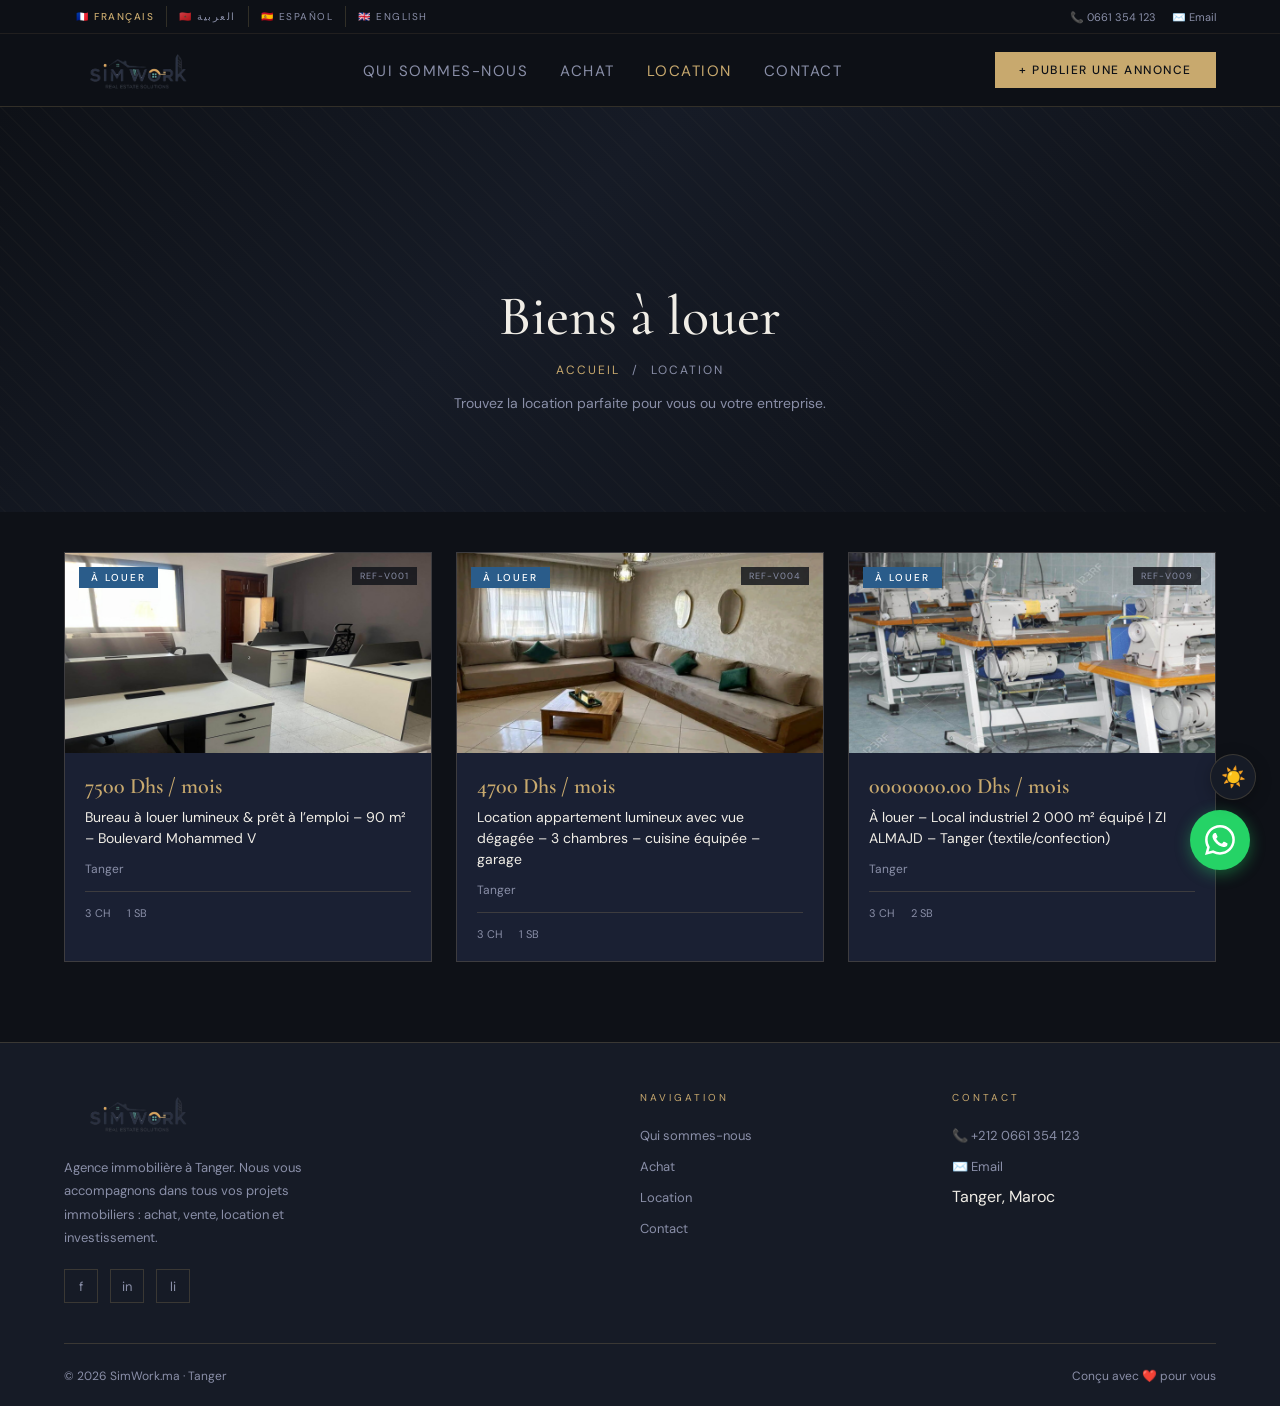
<file: location.html>
<!DOCTYPE html>
<html lang="fr" dir="ltr">
<head>
  <meta charset="UTF-8">
  <meta name="viewport" content="width=device-width, initial-scale=1.0">
  <title>Location – SimWork</title>
  <meta name="description" content="Découvrez nos biens immobiliers à louer à Tanger et ses environs.">
  <link rel="stylesheet" href="style.css">
</head>
<body>

<!-- NAV -->
<nav>
  <div class="nav-top">
    <div class="lang-btns">
      <button class="lang-btn" onclick="setLang('fr')">🇫🇷 Français</button>
      <button class="lang-btn" onclick="setLang('ar')">🇲🇦 العربية</button>
      <button class="lang-btn" onclick="setLang('es')">🇪🇸 Español</button>
      <button class="lang-btn" onclick="setLang('en')">🇬🇧 English</button>
    </div>
    <div class="nav-contact">
      <a href="tel:+2120661354123">📞 0661 354 123</a>
      <a href="mailto:commercial.gzenaya.services@gmail.com">✉️ Email</a>
    </div>
  </div>
  <div class="nav-main">
    <a href="index.html" class="logo"><img src="images/img/main-logo.png" alt="SimWork"></a>
    
    <button class="hamburger">☰</button>
    
    <ul class="nav-links desktop-only">
      <li><a href="about.html" data-i18n="shared.navAbout">Qui sommes-nous</a></li>
      <li><a href="achat.html" data-i18n="shared.navBuy">Achat</a></li>
      <li><a href="location.html" class="active" data-i18n="shared.navRent">Location</a></li>
      <li><a href="contact.html" data-i18n="shared.navContact">Contact</a></li>
    </ul>
    <a href="publier.html" class="nav-cta desktop-only" data-i18n="shared.navCta">+ Publier une annonce</a>
  </div>
</nav>

<!-- MOBILE MENU -->
<div class="mobile-menu-overlay">
  <a href="about.html" data-i18n="shared.navAbout">Qui sommes-nous</a>
  <a href="achat.html" data-i18n="shared.navBuy">Achat</a>
  <a href="location.html" data-i18n="shared.navRent">Location</a>
  <a href="contact.html" data-i18n="shared.navContact">Contact</a>
  <a href="publier.html" class="nav-cta" data-i18n="shared.navCta">+ Publier une annonce</a>
</div>

<!-- INNER HERO -->
<section class="inner-hero">
  <h1 class="inner-hero-title reveal" data-i18n="location.heroTitle">Biens à louer</h1>
  <div class="breadcrumb reveal">
    <a href="index.html" data-i18n="location.breadcrumbHome">Accueil</a> <span>/</span> <span data-i18n="location.breadcrumbLoc">Location</span>
  </div>
  <p style="color:var(--muted); margin-top:16px; font-size:14px;" class="reveal" data-i18n="location.subTitle">Trouvez la location parfaite pour vous ou votre entreprise.</p>
</section>

<!-- MAIN CONTENT -->
<section class="section" style="padding-top:40px;">
  <div class="cards-grid" id="cardsGrid">
    <!-- Dynamically loaded via JS -->
  </div>
</section>

<!-- FOOTER -->
<footer>
  <div class="footer-grid reveal">
    <div class="footer-brand">
      <a href="index.html" class="logo"><img src="images/img/main-logo.png" alt="SimWork"></a>
      <p class="footer-desc" data-i18n="shared.footerDesc">Agence immobilière à Tanger. Nous vous accompagnons dans tous vos projets immobiliers : achat, vente, location et investissement.</p>
      <div class="footer-socials">
        <a href="https://web.facebook.com/profile.php?id=61585270500995" class="social-link" title="Facebook">f</a>
        <a href="https://www.instagram.com/simwork2026" class="social-link" title="Instagram">in</a>
        <a href="https://www.linkedin.com/in/jihad-amerniss-197bb83a1/" class="social-link" title="LinkedIn">li</a>
      </div>
    </div>
    <div>
      <div class="footer-heading" data-i18n="shared.footerNav">Navigation</div>
      <ul class="footer-links">
        <li><a href="about.html" data-i18n="shared.navAbout">Qui sommes-nous</a></li>
        <li><a href="achat.html" data-i18n="shared.navBuy">Achat</a></li>
        <li><a href="location.html" data-i18n="shared.navRent">Location</a></li>
        <li><a href="contact.html" data-i18n="shared.navContact">Contact</a></li>
      </ul>
    </div>
    <div>
      <div class="footer-heading" data-i18n="shared.footerContact">Contact</div>
      <ul class="footer-links">
        <li><a href="tel:+2120661354123">📞 +212 0661 354 123</a></li>
        <li><a href="mailto:commercial.gzenaya.services@gmail.com">✉️ Email</a></li>
        <li>Tanger, Maroc</li>
      </ul>
    </div>
  </div>
  <div class="footer-bottom reveal">
    <span data-i18n="shared.rights">© 2026 SimWork.ma · Tanger</span>
    <span data-i18n="shared.madeWith">Conçu avec ❤️ pour vous</span>
  </div>
</footer>

<a href="https://wa.me/212661354123" class="whatsapp-btn" target="_blank" aria-label="WhatsApp">
  <svg xmlns="http://www.w3.org/2000/svg" width="30" height="30" fill="currentColor" viewBox="0 0 16 16">
    <path d="M13.601 2.326A7.854 7.854 0 0 0 7.994 0C3.627 0 .068 3.558.064 7.926c-.003 1.396.366 2.76 1.057 3.965L0 16l4.204-1.102a7.933 7.933 0 0 0 3.79.965h.004c4.368 0 7.926-3.558 7.93-7.93A7.898 7.898 0 0 0 13.6 2.326zM7.994 14.521a6.573 6.573 0 0 1-3.356-.92l-.24-.144-2.494.654.666-2.433-.156-.251a6.56 6.56 0 0 1-1.007-3.505c0-3.626 2.957-6.584 6.591-6.584a6.56 6.56 0 0 1 4.66 1.931 6.557 6.557 0 0 1 1.928 4.66c-.004 3.639-2.961 6.592-6.592 6.592zm3.615-4.934c-.197-.099-1.17-.578-1.353-.646-.182-.065-.315-.099-.445.099-.133.197-.513.646-.627.775-.114.133-.232.148-.43.05-.197-.1-.836-.308-1.592-.985-.59-.525-.985-1.175-1.103-1.372-.114-.198-.011-.304.088-.403.087-.088.197-.232.296-.346.1-.114.133-.198.198-.33.065-.134.034-.248-.015-.347-.05-.099-.445-1.076-.612-1.47-.16-.389-.323-.335-.445-.34-.114-.007-.247-.007-.38-.007a.729.729 0 0 0-.529.247c-.182.198-.691.677-.691 1.654 0 .977.71 1.916.81 2.049.098.133 1.394 2.132 3.383 2.992.47.205.84.326 1.129.418.475.152.904.129 1.246.08.38-.058 1.171-.48 1.338-.943.164-.464.164-.86.114-.943-.049-.084-.182-.133-.38-.232z"/>
  </svg>
</a>

<script src="translations.js"></script>
<script>
function fixNavOffset() {
  const nav = document.querySelector('nav');
  document.body.style.paddingTop = nav.offsetHeight + 'px';
}
fixNavOffset();
window.addEventListener('resize', fixNavOffset);

async function loadLocations() {
  try {
    const res = await fetch('data/annonces.json');
    if (!res.ok) return;
    const data = await res.json();
    
    const items = data.location || [];
    const grid = document.getElementById('cardsGrid');
    grid.innerHTML = '';
    
    items.forEach(item => {
      const imageSrc = (item.images && item.images.length > 0) ? item.images[0] : 'https://images.unsplash.com/photo-1600596542815-ffad4c1539a9?w=800';
      
      const card = document.createElement('a');
      card.href = `annonce-single.html?id=${item.id}&type=location`;
      card.className = 'card reveal active';
      card.innerHTML = `
        <div class="card-img">
          <img src="${imageSrc}" style="width:100%; height:100%; object-fit:cover;" alt="${item.title}" onerror="this.src='https://images.unsplash.com/photo-1600596542815-ffad4c1539a9?w=800'">
          <div class="card-badge badge-louer">À LOUER</div>
          <div class="card-ref">${item.reference}</div>
        </div>
        <div class="card-body">
          <div class="card-price">${item.price}</div>
          <div class="card-title">${item.title}</div>
          <div class="card-location">${item.location}</div>
          <div class="card-specs">
            <div class="spec">${item.rooms} CH</div>
            <div class="spec">${item.bathrooms} SB</div>
          </div>
        </div>
      `;
      grid.appendChild(card);
    });
  } catch (e) {
    console.error("Could not load locations:", e);
  }
}
loadLocations();
</script>
<script src="theme-toggle.js"></script>
</body>
</html>
</file>
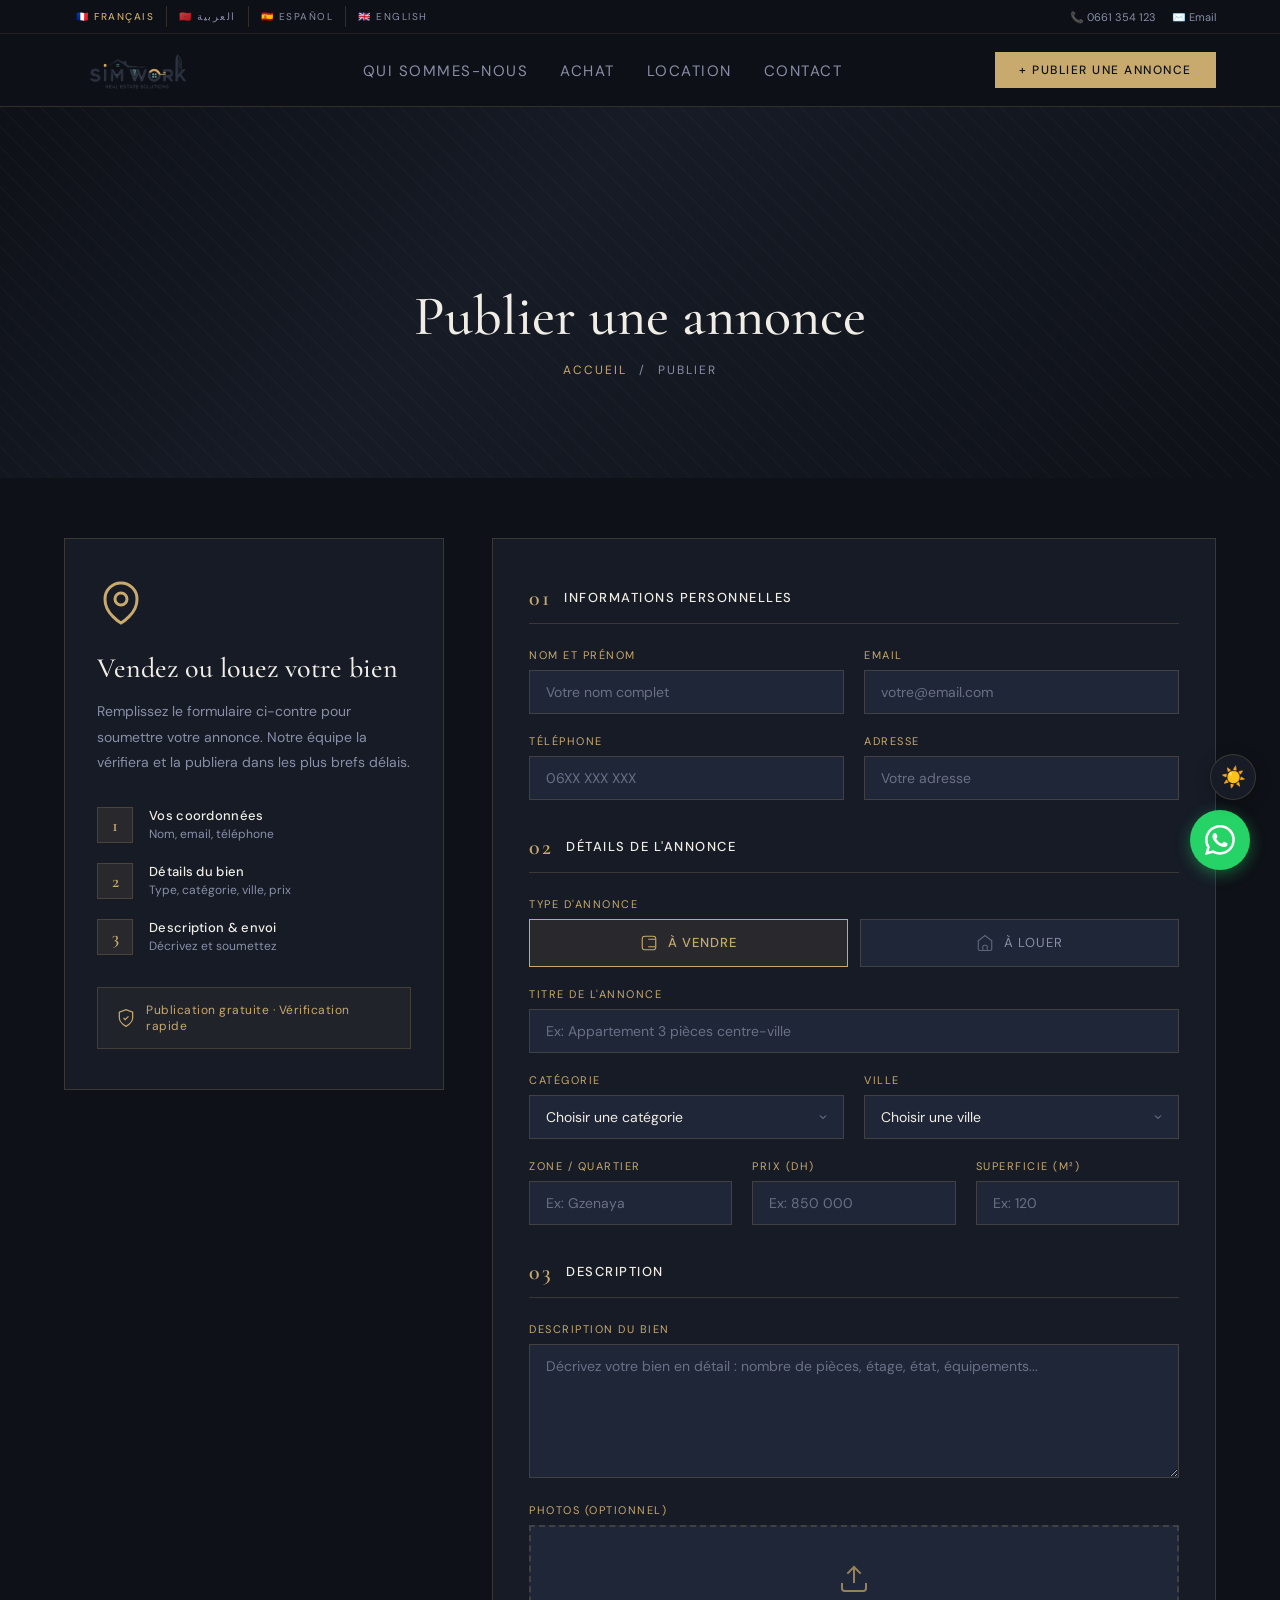
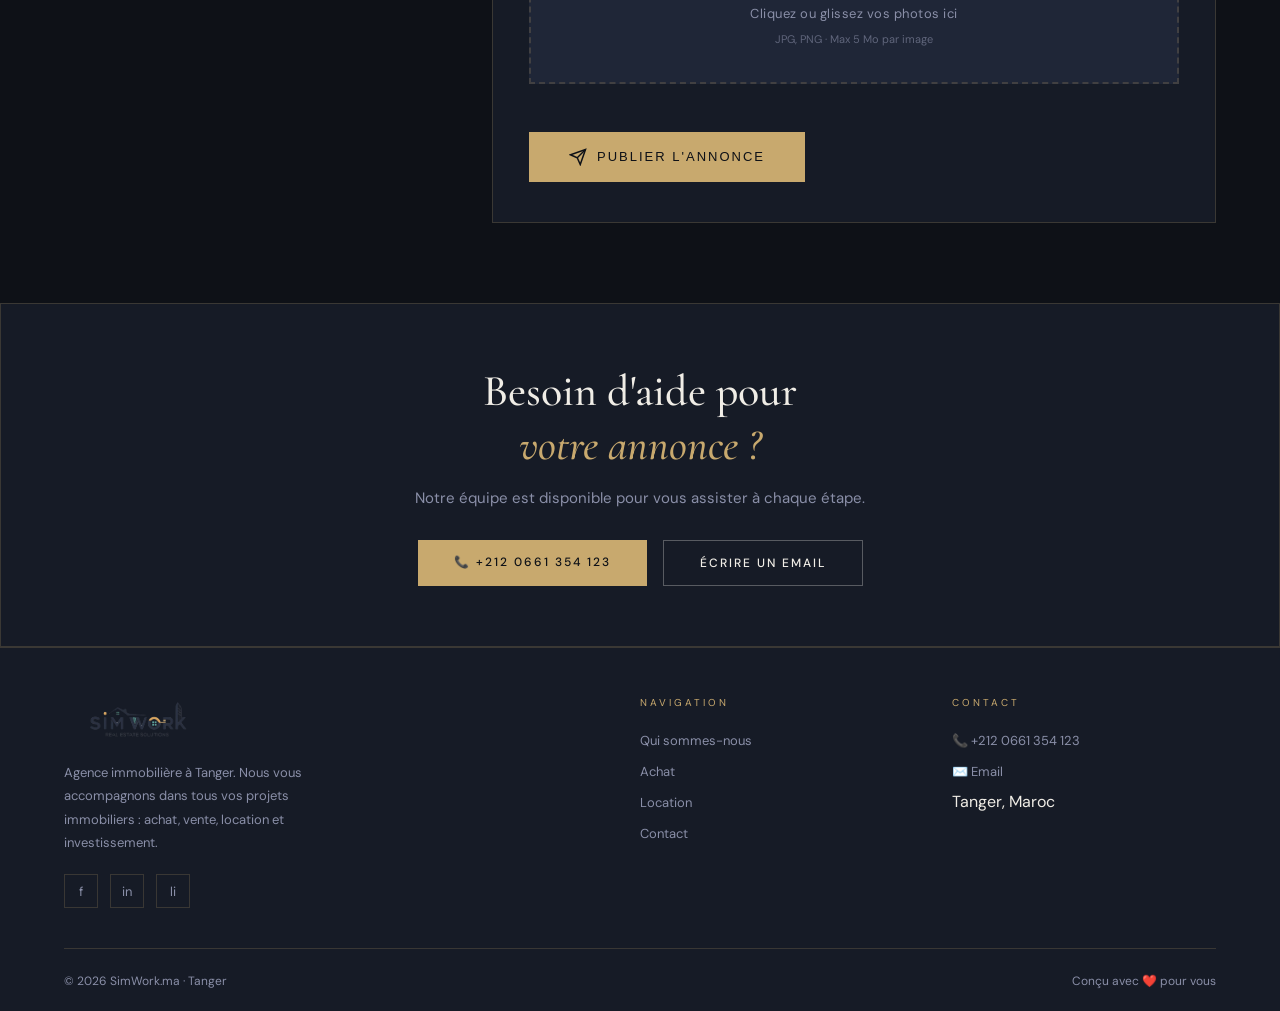
<file: publier.html>
<!DOCTYPE html>
<html lang="fr" dir="ltr">
<head>
  <meta charset="UTF-8">
  <meta name="viewport" content="width=device-width, initial-scale=1.0">
  <title>Publier une annonce – SimWork Tanger</title>
  <meta name="description" content="Publiez votre annonce immobilière gratuitement sur SimWork. Vendez ou louez votre bien à Tanger et dans la région.">
  <link rel="stylesheet" href="style.css">
  <link rel="stylesheet" href="publier.css">
</head>
<body>

<!-- NAV -->
<nav>
  <div class="nav-top">
    <div class="lang-btns">
      <button class="lang-btn" onclick="setLang('fr')">🇫🇷 Français</button>
      <button class="lang-btn" onclick="setLang('ar')">🇲🇦 العربية</button>
      <button class="lang-btn" onclick="setLang('es')">🇪🇸 Español</button>
      <button class="lang-btn" onclick="setLang('en')">🇬🇧 English</button>
    </div>
    <div class="nav-contact">
      <a href="tel:+2120661354123">📞 0661 354 123</a>
      <a href="mailto:commercial.gzenaya.services@gmail.com">✉️ Email</a>
    </div>
  </div>
  <div class="nav-main">
    <a href="index.html" class="logo"><img src="images/img/main-logo.png" alt="SimWork"></a>
    
    <button class="hamburger">☰</button>
    
    <ul class="nav-links desktop-only">
      <li><a href="about.html" data-i18n="shared.navAbout">Qui sommes-nous</a></li>
      <li><a href="achat.html" data-i18n="shared.navBuy">Achat</a></li>
      <li><a href="location.html" data-i18n="shared.navRent">Location</a></li>
      <li><a href="contact.html" data-i18n="shared.navContact">Contact</a></li>
    </ul>
    <a href="publier.html" class="nav-cta desktop-only active" data-i18n="shared.navCta">+ Publier une annonce</a>
  </div>
</nav>

<!-- MOBILE MENU -->
<div class="mobile-menu-overlay">
  <a href="about.html" data-i18n="shared.navAbout">Qui sommes-nous</a>
  <a href="achat.html" data-i18n="shared.navBuy">Achat</a>
  <a href="location.html" data-i18n="shared.navRent">Location</a>
  <a href="contact.html" data-i18n="shared.navContact">Contact</a>
  <a href="publier.html" class="nav-cta" data-i18n="shared.navCta">+ Publier une annonce</a>
</div>

<!-- HERO -->
<section class="inner-hero">
  <h1 class="inner-hero-title" data-i18n="publier.heroTitle">Publier une annonce</h1>
  <div class="breadcrumb">
    <a href="index.html" data-i18n="publier.breadcrumbHome">Accueil</a>
    <span>/</span>
    <span data-i18n="publier.breadcrumbPublier">Publier</span>
  </div>
</section>

<!-- FORM SECTION -->
<section class="section publish-section">
  <div class="publish-container">

    <!-- Left: Info Panel -->
    <div class="publish-info reveal">
      <div class="publish-info-icon">
        <svg viewBox="0 0 24 24" fill="none" stroke="currentColor" stroke-width="1.5" width="48" height="48">
          <path d="M12 22s-8-4.5-8-11.8A8 8 0 0 1 12 2a8 8 0 0 1 8 8.2c0 7.3-8 11.8-8 11.8z"/>
          <circle cx="12" cy="10" r="3"/>
        </svg>
      </div>
      <h2 data-i18n="publier.infoTitle">Vendez ou louez votre bien</h2>
      <p data-i18n="publier.infoDesc">Remplissez le formulaire ci-contre pour soumettre votre annonce. Notre équipe la vérifiera et la publiera dans les plus brefs délais.</p>
      
      <div class="publish-steps">
        <div class="publish-step">
          <div class="step-num">1</div>
          <div class="step-text">
            <strong data-i18n="publier.step1Title">Vos coordonnées</strong>
            <span data-i18n="publier.step1Desc">Nom, email, téléphone</span>
          </div>
        </div>
        <div class="publish-step">
          <div class="step-num">2</div>
          <div class="step-text">
            <strong data-i18n="publier.step2Title">Détails du bien</strong>
            <span data-i18n="publier.step2Desc">Type, catégorie, ville, prix</span>
          </div>
        </div>
        <div class="publish-step">
          <div class="step-num">3</div>
          <div class="step-text">
            <strong data-i18n="publier.step3Title">Description & envoi</strong>
            <span data-i18n="publier.step3Desc">Décrivez et soumettez</span>
          </div>
        </div>
      </div>

      <div class="publish-guarantee">
        <svg viewBox="0 0 24 24" fill="none" stroke="currentColor" stroke-width="1.5" width="20" height="20">
          <path d="M12 22s8-4 8-10V5l-8-3-8 3v7c0 6 8 10 8 10z"/>
          <path d="M9 12l2 2 4-4"/>
        </svg>
        <span data-i18n="publier.guarantee">Publication gratuite · Vérification rapide</span>
      </div>
    </div>

    <!-- Right: The Form -->
    <div class="publish-form-wrap reveal">
      <form id="publishForm" action="https://simwork.ma/annonce/add_annonce" method="post" enctype="multipart/form-data">

        <!-- Section 1: Contact -->
        <div class="form-section-title">
          <span class="form-section-num">01</span>
          <span data-i18n="publier.section1">Informations personnelles</span>
        </div>

        <div class="form-row">
          <div class="form-group">
            <label for="pub-name" data-i18n="publier.lblName">Nom et prénom</label>
            <input type="text" name="name" id="pub-name" class="form-control" placeholder="Votre nom complet" required>
          </div>
          <div class="form-group">
            <label for="pub-email" data-i18n="publier.lblEmail">Email</label>
            <input type="email" name="email" id="pub-email" class="form-control" placeholder="votre@email.com" required>
          </div>
        </div>

        <div class="form-row">
          <div class="form-group">
            <label for="pub-phone" data-i18n="publier.lblPhone">Téléphone</label>
            <input type="text" name="mobile" id="pub-phone" class="form-control" placeholder="06XX XXX XXX" required>
          </div>
          <div class="form-group">
            <label for="pub-address" data-i18n="publier.lblAddress">Adresse</label>
            <input type="text" name="address" id="pub-address" class="form-control" placeholder="Votre adresse" required>
          </div>
        </div>

        <!-- Section 2: Listing Details -->
        <div class="form-section-title">
          <span class="form-section-num">02</span>
          <span data-i18n="publier.section2">Détails de l'annonce</span>
        </div>

        <!-- Listing Type Toggle -->
        <div class="form-group">
          <label data-i18n="publier.lblType">Type d'annonce</label>
          <div class="type-toggle">
            <button type="button" class="type-btn active" data-value="vendre" onclick="selectType(this)">
              <svg viewBox="0 0 24 24" fill="none" stroke="currentColor" stroke-width="1.5" width="18" height="18"><path d="M20 7h-9m9 10h-9M4 7h.01M4 17h.01M7.8 3H16.2c1.68 0 2.52 0 3.16.33a3 3 0 011.31 1.3C21 5.28 21 6.12 21 7.8v8.4c0 1.68 0 2.52-.33 3.16a3 3 0 01-1.31 1.31c-.64.33-1.48.33-3.16.33H7.8c-1.68 0-2.52 0-3.16-.33a3 3 0 01-1.31-1.31C3 18.72 3 17.88 3 16.2V7.8c0-1.68 0-2.52.33-3.16a3 3 0 011.31-1.31C5.28 3 6.12 3 7.8 3z"/></svg>
              <span data-i18n="publier.typeVendre">À vendre</span>
            </button>
            <button type="button" class="type-btn" data-value="louer" onclick="selectType(this)">
              <svg viewBox="0 0 24 24" fill="none" stroke="currentColor" stroke-width="1.5" width="18" height="18"><path d="M15 21v-4a2 2 0 00-2-2h-2a2 2 0 00-2 2v4"/><path d="M3 9l9-7 9 7v11a2 2 0 01-2 2H5a2 2 0 01-2-2z"/></svg>
              <span data-i18n="publier.typeLouer">À louer</span>
            </button>
          </div>
          <input type="hidden" name="type_annonce" id="typeAnnonce" value="vendre">
        </div>

        <div class="form-group">
          <label for="pub-title" data-i18n="publier.lblTitle">Titre de l'annonce</label>
          <input type="text" name="title" id="pub-title" class="form-control" placeholder="Ex: Appartement 3 pièces centre-ville" required>
        </div>

        <div class="form-row">
          <div class="form-group">
            <label for="pub-category" data-i18n="publier.lblCategory">Catégorie</label>
            <select name="category" id="pub-category" class="form-control" required>
              <option value="" disabled selected data-i18n="publier.optCatDefault">Choisir une catégorie</option>
              <option value="Appartement" data-i18n="publier.optCat1">Appartement</option>
              <option value="appartement meublé" data-i18n="publier.optCat2">Appartement meublé</option>
              <option value="bureau" data-i18n="publier.optCat3">Bureau</option>
              <option value="Dépôt" data-i18n="publier.optCat4">Dépôt</option>
              <option value="Ferme" data-i18n="publier.optCat5">Ferme</option>
              <option value="immeuble" data-i18n="publier.optCat6">Immeuble</option>
              <option value="local commercial" data-i18n="publier.optCat7">Local commercial</option>
              <option value="Maison" data-i18n="publier.optCat8">Maison</option>
              <option value="Terrain" data-i18n="publier.optCat9">Terrain</option>
              <option value="usine" data-i18n="publier.optCat10">Usine</option>
              <option value="Villa" data-i18n="publier.optCat11">Villa</option>
            </select>
          </div>
          <div class="form-group">
            <label for="pub-city" data-i18n="publier.lblCity">Ville</label>
            <select name="city" id="pub-city" class="form-control" required>
              <option value="" disabled selected data-i18n="publier.optCityDefault">Choisir une ville</option>
              <option value="Tanger">Tanger</option>
              <option value="Tétouan">Tétouan</option>
              <option value="Mdiq">Mdiq</option>
              <option value="Fnideq">Fnideq</option>
              <option value="Chefchaouen">Chefchaouen</option>
              <option value="Asilah">Asilah</option>
              <option value="Al Hoceïma">Al Hoceïma</option>
            </select>
          </div>
        </div>

        <div class="form-row form-row-3">
          <div class="form-group">
            <label for="pub-area" data-i18n="publier.lblArea">Zone / Quartier</label>
            <input type="text" name="area" id="pub-area" class="form-control" placeholder="Ex: Gzenaya" required>
          </div>
          <div class="form-group">
            <label for="pub-price" data-i18n="publier.lblPrice">Prix (DH)</label>
            <input type="text" name="price" id="pub-price" class="form-control" placeholder="Ex: 850 000" required>
          </div>
          <div class="form-group">
            <label for="pub-space" data-i18n="publier.lblSpace">Superficie (m²)</label>
            <input type="text" name="space" id="pub-space" class="form-control" placeholder="Ex: 120" required>
          </div>
        </div>

        <!-- Section 3: Description -->
        <div class="form-section-title">
          <span class="form-section-num">03</span>
          <span data-i18n="publier.section3">Description</span>
        </div>

        <div class="form-group">
          <label for="pub-desc" data-i18n="publier.lblDesc">Description du bien</label>
          <textarea name="desc" id="pub-desc" class="form-control" rows="6" placeholder="Décrivez votre bien en détail : nombre de pièces, étage, état, équipements..." required></textarea>
        </div>

        <!-- Image Upload -->
        <div class="form-group">
          <label data-i18n="publier.lblPhotos">Photos (optionnel)</label>
          <div class="upload-zone" id="uploadZone">
            <input type="file" name="images[]" id="pub-images" multiple accept="image/*" style="display:none">
            <div class="upload-placeholder" onclick="document.getElementById('pub-images').click()">
              <svg viewBox="0 0 24 24" fill="none" stroke="currentColor" stroke-width="1.5" width="32" height="32">
                <path d="M21 15v4a2 2 0 01-2 2H5a2 2 0 01-2-2v-4"/>
                <polyline points="17 8 12 3 7 8"/>
                <line x1="12" y1="3" x2="12" y2="15"/>
              </svg>
              <span data-i18n="publier.uploadText">Cliquez ou glissez vos photos ici</span>
              <small data-i18n="publier.uploadHint">JPG, PNG · Max 5 Mo par image</small>
            </div>
            <div class="upload-preview" id="uploadPreview"></div>
          </div>
        </div>

        <!-- Submit -->
        <button type="submit" class="btn-primary publish-submit" id="publishBtn">
          <svg viewBox="0 0 24 24" fill="none" stroke="currentColor" stroke-width="2" width="18" height="18">
            <path d="M22 2L11 13"/>
            <path d="M22 2l-7 20-4-9-9-4 20-7z"/>
          </svg>
          <span data-i18n="publier.submitBtn">Publier l'annonce</span>
        </button>
      </form>
    </div>
  </div>
</section>

<!-- CTA -->
<section class="cta-banner reveal" id="contact">
  <h2 data-i18n="publier.ctaTitle">Besoin d'aide pour<br><em>votre annonce ?</em></h2>
  <p data-i18n="publier.ctaDesc">Notre équipe est disponible pour vous assister à chaque étape.</p>
  <div class="cta-btns">
    <a href="tel:+2120661354123" class="btn-primary">📞 +212 0661 354 123</a>
    <a href="mailto:commercial.gzenaya.services@gmail.com" class="btn-outline" data-i18n="publier.ctaEmail">Écrire un email</a>
  </div>
</section>

<!-- FOOTER -->
<footer>
  <div class="footer-grid reveal">
    <div class="footer-brand">
      <a href="index.html" class="logo"><img src="images/img/main-logo.png" alt="SimWork"></a>
      <p class="footer-desc" data-i18n="shared.footerDesc">Agence immobilière à Tanger. Nous vous accompagnons dans tous vos projets immobiliers : achat, vente, location et investissement.</p>
      <div class="footer-socials">
        <a href="https://web.facebook.com/profile.php?id=61585270500995" class="social-link" title="Facebook">f</a>
        <a href="https://www.instagram.com/simwork2026" class="social-link" title="Instagram">in</a>
        <a href="https://www.linkedin.com/in/jihad-amerniss-197bb83a1/" class="social-link" title="LinkedIn">li</a>
      </div>
    </div>
    <div>
      <div class="footer-heading" data-i18n="shared.footerNav">Navigation</div>
      <ul class="footer-links">
        <li><a href="about.html" data-i18n="shared.navAbout">Qui sommes-nous</a></li>
        <li><a href="achat.html" data-i18n="shared.navBuy">Achat</a></li>
        <li><a href="location.html" data-i18n="shared.navRent">Location</a></li>
        <li><a href="contact.html" data-i18n="shared.navContact">Contact</a></li>
      </ul>
    </div>
    <div>
      <div class="footer-heading" data-i18n="shared.footerContact">Contact</div>
      <ul class="footer-links">
        <li><a href="tel:+2120661354123">📞 +212 0661 354 123</a></li>
        <li><a href="mailto:commercial.gzenaya.services@gmail.com">✉️ Email</a></li>
        <li>Tanger, Maroc</li>
      </ul>
    </div>
  </div>
  <div class="footer-bottom reveal">
    <span data-i18n="shared.rights">© 2026 SimWork.ma · Tanger</span>
    <span data-i18n="shared.madeWith">Conçu avec ❤️ pour vous</span>
  </div>
</footer>

<a href="https://wa.me/212661354123" class="whatsapp-btn" target="_blank" aria-label="WhatsApp">
  <svg xmlns="http://www.w3.org/2000/svg" width="30" height="30" fill="currentColor" viewBox="0 0 16 16">
    <path d="M13.601 2.326A7.854 7.854 0 0 0 7.994 0C3.627 0 .068 3.558.064 7.926c-.003 1.396.366 2.76 1.057 3.965L0 16l4.204-1.102a7.933 7.933 0 0 0 3.79.965h.004c4.368 0 7.926-3.558 7.93-7.93A7.898 7.898 0 0 0 13.6 2.326zM7.994 14.521a6.573 6.573 0 0 1-3.356-.92l-.24-.144-2.494.654.666-2.433-.156-.251a6.56 6.56 0 0 1-1.007-3.505c0-3.626 2.957-6.584 6.591-6.584a6.56 6.56 0 0 1 4.66 1.931 6.557 6.557 0 0 1 1.928 4.66c-.004 3.639-2.961 6.592-6.592 6.592zm3.615-4.934c-.197-.099-1.17-.578-1.353-.646-.182-.065-.315-.099-.445.099-.133.197-.513.646-.627.775-.114.133-.232.148-.43.05-.197-.1-.836-.308-1.592-.985-.59-.525-.985-1.175-1.103-1.372-.114-.198-.011-.304.088-.403.087-.088.197-.232.296-.346.1-.114.133-.198.198-.33.065-.134.034-.248-.015-.347-.05-.099-.445-1.076-.612-1.47-.16-.389-.323-.335-.445-.34-.114-.007-.247-.007-.38-.007a.729.729 0 0 0-.529.247c-.182.198-.691.677-.691 1.654 0 .977.71 1.916.81 2.049.098.133 1.394 2.132 3.383 2.992.47.205.84.326 1.129.418.475.152.904.129 1.246.08.38-.058 1.171-.48 1.338-.943.164-.464.164-.86.114-.943-.049-.084-.182-.133-.38-.232z"/>
  </svg>
</a>

<script src="translations.js"></script>
<script>
// Fix nav offset
function fixNavOffset() {
  const nav = document.querySelector('nav');
  document.body.style.paddingTop = nav.offsetHeight + 'px';
}
fixNavOffset();
window.addEventListener('resize', fixNavOffset);

// Listing type toggle
function selectType(btn) {
  document.querySelectorAll('.type-btn').forEach(b => b.classList.remove('active'));
  btn.classList.add('active');
  document.getElementById('typeAnnonce').value = btn.dataset.value;
}

// Image upload preview
const fileInput = document.getElementById('pub-images');
const previewContainer = document.getElementById('uploadPreview');
const uploadZone = document.getElementById('uploadZone');

fileInput.addEventListener('change', handleFiles);

// Drag and drop
uploadZone.addEventListener('dragover', e => {
  e.preventDefault();
  uploadZone.classList.add('drag-over');
});
uploadZone.addEventListener('dragleave', () => {
  uploadZone.classList.remove('drag-over');
});
uploadZone.addEventListener('drop', e => {
  e.preventDefault();
  uploadZone.classList.remove('drag-over');
  fileInput.files = e.dataTransfer.files;
  handleFiles();
});

function handleFiles() {
  previewContainer.innerHTML = '';
  const files = fileInput.files;
  if (files.length > 0) {
    uploadZone.classList.add('has-files');
  }
  Array.from(files).forEach((file, i) => {
    if (!file.type.startsWith('image/')) return;
    const reader = new FileReader();
    reader.onload = e => {
      const div = document.createElement('div');
      div.className = 'preview-thumb';
      div.innerHTML = `
        <img src="${e.target.result}" alt="Photo ${i + 1}">
        <span class="preview-name">${file.name.substring(0, 18)}${file.name.length > 18 ? '…' : ''}</span>
      `;
      previewContainer.appendChild(div);
    };
    reader.readAsDataURL(file);
  });
}

// Form submission with success feedback
document.getElementById('publishForm').addEventListener('submit', function(e) {
  const btn = document.getElementById('publishBtn');
  btn.innerHTML = '<span class="spinner"></span> Envoi en cours...';
  btn.disabled = true;
});
</script>
<script src="theme-toggle.js"></script>
</body>
</html>
</file>
<file: style.css>
@import url('https://fonts.googleapis.com/css2?family=Cormorant+Garamond:ital,wght@0,400;0,500;0,600;1,400&family=DM+Sans:wght@300;400;500&display=swap');

* { margin: 0; padding: 0; box-sizing: border-box; }

:root {
  --gold: #C8A96E;
  --gold-dark: #9E7940;
  --dark: #0E1117;
  --dark2: #161B26;
  --dark3: #1F2637;
  --text: #F0EDE6;
  --muted: #8A8FA8;
  --border: rgba(200, 169, 110, 0.2);
  --card: #1A2033;
}

/* ── LIGHT THEME — Warm Cream & Gold Luxury ── */
html.light {
  --gold: #A17D3A;
  --gold-dark: #86672E;
  --dark: #FBF8F3;
  --dark2: #F3EDE2;
  --dark3: #E8DFCF;
  --text: #2C2418;
  --muted: #6B5D4F;
  --border: rgba(161, 125, 58, 0.18);
  --card: #F5EFE5;
}
html.light nav {
  background: rgba(251, 248, 243, 0.96);
  border-bottom-color: rgba(161, 125, 58, 0.12);
}
html.light .nav-top {
  border-bottom-color: rgba(161, 125, 58, 0.08);
}
html.light .nav-contact a,
html.light .lang-btn { color: #6B5D4F; }
html.light .lang-btn:hover,
html.light .nav-links a:hover,
html.light .nav-contact a:hover { color: var(--gold); }
html.light .nav-links a { color: #3D3228; }
html.light .nav-links a.active { color: var(--gold); }
html.light .nav-cta { background: var(--gold); color: #fff; }
html.light .hero-bg { background: linear-gradient(135deg, #F3EDE2 0%, #E8DFCF 50%, #F3EDE2 100%); }
html.light .hero-overlay { background: linear-gradient(to bottom, rgba(243,237,226,0.35) 0%, rgba(243,237,226,0.25) 50%, rgba(243,237,226,0.65) 100%); }
html.light .hero-video-wrap iframe { opacity: 0.45; filter: saturate(0.8) brightness(1.1) sepia(0.15); }
html.light .hero-photo { opacity: 0.35; filter: saturate(0.8) brightness(1.1); }
html.light .hero h1, html.light .inner-hero-title { color: #2C2418; }
html.light .hero-sub, html.light .hero-badge { color: #6B5D4F; }
html.light .card { background: #FFFDF9; border: 1px solid rgba(161,125,58,0.1); box-shadow: 0 2px 12px rgba(44,36,24,0.04); }
html.light .card:hover { border-color: var(--gold); box-shadow: 0 6px 24px rgba(161,125,58,0.12); }
html.light .card-body { color: #2C2418; }
html.light .card-title { color: #2C2418; }
html.light .card-price { color: var(--gold); }
html.light .card-location { color: #6B5D4F; }
html.light .card-badge { font-weight: 600; }
html.light .card-img-placeholder { background: #F3EDE2; color: #6B5D4F; }
html.light .whatsapp-btn { box-shadow: 0 4px 18px rgba(37,211,102,0.25); }
html.light footer { background: #F3EDE2; }
html.light .footer-heading { color: var(--gold); }
html.light .footer-links a { color: #6B5D4F; }
html.light .footer-links a:hover { color: var(--gold); }
html.light .footer-bottom { border-top-color: rgba(161,125,58,0.1); color: #6B5D4F; }
html.light .inner-hero { background: linear-gradient(135deg, #FBF8F3 0%, #F3EDE2 50%, #E8DFCF 100%); }
html.light .hamburger { color: #3D3228; }
html.light .section-title span { color: var(--gold); }
html.light .btn-primary { background: var(--gold); color: #fff; }
html.light .btn-primary:hover { background: var(--gold-dark); }
html.light .btn-outline { border-color: var(--gold); color: var(--gold); }
html.light .search-box { background: #FFFDF9; border-color: rgba(161,125,58,0.12); box-shadow: 0 4px 20px rgba(44,36,24,0.06); }
html.light .search-field select { background: #F3EDE2; color: #2C2418; border-color: rgba(161,125,58,0.12); }
html.light .search-btn { background: var(--gold); color: #fff; }
html.light .stats { border-color: rgba(161,125,58,0.12); }
html.light .stat { border-right-color: rgba(161,125,58,0.12); }
html.light .stat-num { color: var(--gold); }
html.light .filter-btn { border-color: rgba(161,125,58,0.12); color: #6B5D4F; }
html.light .filter-btn.active { background: var(--gold); color: #fff; border-color: var(--gold); }
html.light .cat-btn { background: #FFFDF9; border-color: rgba(161,125,58,0.08); }
html.light .cat-btn.active { background: rgba(161,125,58,0.08); border-right-color: var(--gold); }
html.light .cta-banner { background: linear-gradient(135deg, #2C2418 0%, #3D3228 100%); }
html.light .cta-banner h2, html.light .cta-banner p { color: #F3EDE2; }
html.light .mobile-menu-overlay { background: rgba(251,248,243,0.98); }
html.light .mobile-menu-overlay a { color: #3D3228; border-bottom-color: rgba(161,125,58,0.1); }

html { scroll-behavior: smooth; }
body { 
  background: var(--dark); 
  color: var(--text); 
  font-family: 'DM Sans', sans-serif; 
  min-height: 100vh; 
  overflow-x: hidden; 
}

/* ── RTL SUPPORT ── */
html[dir="rtl"] { text-align: right; }
html[dir="rtl"] .lang-btn { border-right: none; border-left: 1px solid var(--border); }
html[dir="rtl"] .lang-btn:last-child { border-left: none; }
html[dir="rtl"] .nav-links { gap: 32px; }
html[dir="rtl"] .hero-badge { letter-spacing: 1px; }
html[dir="rtl"] .btn-primary, html[dir="rtl"] .btn-outline { letter-spacing: 1px; }
html[dir="rtl"] .search-field { text-align: right; }
html[dir="rtl"] .search-field select, html[dir="rtl"] .search-field input { padding: 10px 14px; }
html[dir="rtl"] .stat { border-right: none; border-left: 1px solid var(--border); }
html[dir="rtl"] .stat:last-child { border-left: none; }
html[dir="rtl"] .filter-btn { border-right: none; border-left: 1px solid var(--border); letter-spacing: 1px; }
html[dir="rtl"] .filter-btn:last-child { border-left: none; }
html[dir="rtl"] .card-badge { left: auto; right: 14px; }
html[dir="rtl"] .card-ref { right: auto; left: 14px; }
html[dir="rtl"] .cat-sidebar { border-right: none; border-left: 1px solid var(--border); }
html[dir="rtl"] .cat-btn { text-align: right; }
html[dir="rtl"] .cat-btn.active { border-left: none; border-right: 2px solid var(--gold); padding-left: 20px; padding-right: 18px; }
html[dir="rtl"] .cat-photo-info { left: auto; right: 0; text-align: right; }
html[dir="rtl"] .footer-socials { gap: 12px; }

@media(max-width: 768px) {
  html[dir="rtl"] .stat { border-left: none; }
  html[dir="rtl"] .cat-sidebar { border-left: none; }
}

/* ── NAV ── */
nav { 
  position: fixed; top: 0; left: 0; right: 0; z-index: 100; 
  background: rgba(14, 17, 23, 0.92); backdrop-filter: blur(12px); 
  border-bottom: 1px solid var(--border); 
}
.nav-top { 
  padding: 6px 5%; display: flex; align-items: center; justify-content: space-between; 
  border-bottom: 1px solid rgba(200, 169, 110, 0.1); 
}
.lang-btns { display: flex; gap: 0; }
.lang-btn { 
  background: transparent; border: none; border-right: 1px solid var(--border); 
  padding: 4px 12px; font-size: 10px; letter-spacing: 1.5px; text-transform: uppercase; 
  color: var(--muted); cursor: pointer; font-family: 'DM Sans', sans-serif; transition: all .2s; 
}
.lang-btn:last-child { border-right: none; }
.lang-btn:hover, .lang-btn.active { color: var(--gold); }
.lang-btn.active { font-weight: 500; }

.nav-contact { font-size: 11px; color: var(--muted); display: flex; align-items: center; gap: 16px; }
.nav-contact a { color: var(--muted); text-decoration: none; transition: color .2s; font-size: 11px; }
.nav-contact a:hover { color: var(--gold); }

.nav-main { padding: 14px 5%; display: flex; align-items: center; justify-content: space-between; }
.logo { display: inline-flex; align-items: center; text-decoration: none; }
.logo img { height: 44px; width: auto; object-fit: contain; transition: opacity 0.3s; }
.logo img:hover { opacity: 0.85; }

.nav-links { display: flex; gap: 32px; list-style: none; }
.nav-links a { text-decoration: none; color: var(--muted); font-size: 15px; letter-spacing: 1.5px; text-transform: uppercase; transition: color .2s; }
.nav-links a:hover, .nav-links a.active { color: var(--gold); }

.nav-cta { background: var(--gold); color: var(--dark); padding: 10px 24px; font-size: 12px; letter-spacing: 1.5px; text-transform: uppercase; font-weight: 500; border: none; cursor: pointer; text-decoration: none; transition: background .2s; }
.nav-cta:hover { background: var(--gold-dark); color: white; }

/* Hamburger Menu */
.hamburger { display: none; background: transparent; border: none; color: var(--text); font-size: 24px; cursor: pointer; z-index: 102; }
.mobile-menu-overlay { position: fixed; top: 0; left: 0; width: 100%; height: 100vh; background: var(--dark2); z-index: 101; display: flex; flex-direction: column; justify-content: center; align-items: center; gap: 32px; transform: translateX(100%); transition: transform 0.3s ease; }
html[dir="rtl"] .mobile-menu-overlay { transform: translateX(-100%); }
.mobile-menu-overlay.open { transform: translateX(0); }
.mobile-menu-overlay a { color: var(--text); font-size: 20px; text-decoration: none; letter-spacing: 2px; text-transform: uppercase; }
.mobile-menu-overlay a:hover { color: var(--gold); }
.mobile-menu-overlay .nav-cta { color: var(--dark); margin-top: 20px; }

/* ── WHATSAPP BUTTON ── */
.whatsapp-btn {
  position: fixed;
  bottom: 30px;
  right: 30px;
  width: 60px;
  height: 60px;
  background-color: #25D366;
  color: white;
  border-radius: 50%;
  display: flex;
  align-items: center;
  justify-content: center;
  font-size: 30px;
  box-shadow: 0 4px 15px rgba(37, 211, 102, 0.4);
  z-index: 90;
  text-decoration: none;
  transition: transform 0.3s ease;
  animation: pulse 2s infinite;
}
html[dir="rtl"] .whatsapp-btn { right: auto; left: 30px; }
.whatsapp-btn:hover { transform: scale(1.1); }
@keyframes pulse {
  0% { box-shadow: 0 0 0 0 rgba(37, 211, 102, 0.7); }
  70% { box-shadow: 0 0 0 15px rgba(37, 211, 102, 0); }
  100% { box-shadow: 0 0 0 0 rgba(37, 211, 102, 0); }
}

/* ── COMMON HERO (Inner Pages) ── */
.inner-hero {
  padding: 180px 5% 100px;
  text-align: center;
  background: linear-gradient(135deg, #0E1117 0%, #161B26 40%, #0E1117 100%);
  position: relative;
  overflow: hidden;
}
.inner-hero::before {
  content: ''; position: absolute; inset: 0; opacity: .03;
  background-image: repeating-linear-gradient(45deg, var(--gold) 0, var(--gold) 1px, transparent 0, transparent 50%);
  background-size: 20px 20px;
}
.inner-hero-title {
  font-family: 'Cormorant Garamond', serif;
  font-size: clamp(36px, 5vw, 56px);
  font-weight: 500;
  color: var(--text);
  margin-bottom: 16px;
  position: relative;
  z-index: 2;
}
.breadcrumb {
  display: flex;
  justify-content: center;
  gap: 12px;
  font-size: 12px;
  color: var(--muted);
  text-transform: uppercase;
  letter-spacing: 2px;
  position: relative;
  z-index: 2;
}
.breadcrumb a { color: var(--gold); text-decoration: none; }

/* ── HOME HERO ── */
.hero { height: 100vh; display: flex; align-items: center; justify-content: center; text-align: center; position: relative; overflow: hidden; padding: 0 5%; }
.hero-bg { position: absolute; inset: 0; background: linear-gradient(135deg, #0E1117 0%, #161B26 40%, #0E1117 100%); }

/* YouTube Video Background */
.hero-video-wrap {
  position: absolute;
  inset: 0;
  overflow: hidden;
  z-index: 0;
  pointer-events: none;
}
.hero-video-wrap iframe {
  position: absolute;
  top: 50%;
  left: 50%;
  width: 120vw;
  height: 120vh;
  min-width: 120%;
  min-height: 120%;
  transform: translate(-50%, -50%) scale(1.15);
  object-fit: cover;
  opacity: 0.3;
  filter: saturate(0.7) brightness(0.8);
}

/* Fallback image (fades out when video plays) */
.hero-photo { position: absolute; inset: 0; object-fit: cover; width: 100%; height: 100%; opacity: 0.22; filter: saturate(0.7); transition: opacity 1.5s ease; z-index: 0; }
.hero-overlay { position: absolute; inset: 0; background: linear-gradient(to bottom, rgba(14,17,23,0.55) 0%, rgba(14,17,23,0.45) 50%, rgba(14,17,23,0.85) 100%); z-index: 1; }
.hero-accent { position: absolute; width: 600px; height: 600px; border-radius: 50%; background: radial-gradient(circle, rgba(200,169,110,0.06) 0%, transparent 70%); top: -100px; right: -100px; z-index: 1; }
.hero-content { position: relative; z-index: 2; max-width: 780px; }
.hero-badge { display: inline-block; border: 1px solid var(--border); padding: 6px 18px; font-size: 11px; letter-spacing: 3px; text-transform: uppercase; color: var(--gold); margin-bottom: 28px; }
h1 { font-family: 'Cormorant Garamond', serif; font-size: clamp(40px, 7vw, 76px); font-weight: 500; line-height: 1.05; margin-bottom: 20px; color: var(--text); }
h1 em { color: var(--gold); font-style: italic; }
.hero-sub { font-size: 15px; color: var(--muted); line-height: 1.8; max-width: 500px; margin: 0 auto 40px; }
.hero-btns { display: flex; gap: 16px; justify-content: center; flex-wrap: wrap; }
.btn-primary { background: var(--gold); color: var(--dark); padding: 14px 36px; font-size: 12px; letter-spacing: 2px; text-transform: uppercase; font-weight: 500; text-decoration: none; transition: all .2s; border: none; cursor: pointer; }
.btn-primary:hover { background: var(--gold-dark); color: white; }
.btn-outline { background: transparent; color: var(--text); padding: 14px 36px; font-size: 12px; letter-spacing: 2px; text-transform: uppercase; font-weight: 500; text-decoration: none; border: 1px solid rgba(240,237,230,0.3); transition: all .2s; }
.btn-outline:hover { border-color: var(--gold); color: var(--gold); }

/* ── SEARCH BAR ── */
.search-section { position: relative; z-index: 10; margin-top: -1px; padding: 0 5% 60px; }
.search-box { background: var(--dark2); border: 1px solid var(--border); padding: 28px 32px; max-width: 900px; margin: 0 auto; display: flex; gap: 16px; align-items: flex-end; flex-wrap: wrap; }
.search-field { flex: 1; min-width: 180px; display: flex; flex-direction: column; gap: 6px; }
.search-field label { font-size: 10px; letter-spacing: 2px; text-transform: uppercase; color: var(--gold); }
.search-field select, .search-field input { background: var(--dark3); border: 1px solid var(--border); color: var(--text); padding: 10px 14px; font-family: 'DM Sans', sans-serif; font-size: 13px; outline: none; -webkit-appearance: none; cursor: pointer; }
.search-field select:focus, .search-field input:focus { border-color: var(--gold); }
.search-btn { background: var(--gold); color: var(--dark); padding: 12px 28px; font-size: 12px; letter-spacing: 2px; text-transform: uppercase; font-weight: 500; border: none; cursor: pointer; white-space: nowrap; transition: background .2s; height: 42px; }
.search-btn:hover { background: var(--gold-dark); color: white; }

/* ── STATS ── */
.stats { display: flex; justify-content: center; gap: 0; max-width: 700px; margin: 0 auto 80px; border: 1px solid var(--border); }
.stat { flex: 1; padding: 28px 24px; text-align: center; border-right: 1px solid var(--border); }
.stat:last-child { border-right: none; }
.stat-num { font-family: 'Cormorant Garamond', serif; font-size: 38px; font-weight: 600; color: var(--gold); line-height: 1; }
.stat-label { font-size: 11px; letter-spacing: 2px; text-transform: uppercase; color: var(--muted); margin-top: 6px; }

/* ── SECTION ── */
.section { padding: 80px 5%; }
.section-header { display: flex; align-items: flex-end; justify-content: space-between; margin-bottom: 48px; gap: 20px; flex-wrap: wrap; }
.section-title { font-family: 'Cormorant Garamond', serif; font-size: clamp(28px, 4vw, 42px); font-weight: 500; color: var(--text); line-height: 1.1; }
.section-title span { color: var(--gold); font-style: italic; }
.see-all { font-size: 11px; letter-spacing: 2px; text-transform: uppercase; color: var(--gold); text-decoration: none; border-bottom: 1px solid var(--border); padding-bottom: 2px; transition: border-color .2s; white-space: nowrap; }
.see-all:hover { border-color: var(--gold); }

/* ── FILTER TABS ── */
.filter-bar { display: flex; gap: 0; flex-wrap: wrap; margin-bottom: 40px; border: 1px solid var(--border); width: fit-content; }
.filter-btn { background: transparent; color: var(--muted); padding: 10px 20px; font-size: 11px; letter-spacing: 2px; text-transform: uppercase; border: none; cursor: pointer; font-family: 'DM Sans', sans-serif; transition: all .2s; border-right: 1px solid var(--border); white-space: nowrap; }
.filter-btn:last-child { border-right: none; }
.filter-btn:hover { color: var(--text); }
.filter-btn.active { background: var(--gold); color: var(--dark); font-weight: 500; }

/* ── CARDS GRID ── */
.cards-grid { display: grid; grid-template-columns: repeat(auto-fill, minmax(300px, 1fr)); gap: 24px; }
.card { background: var(--card); border: 1px solid var(--border); overflow: hidden; transition: transform .3s, border-color .3s; cursor: pointer; text-decoration: none; display: block; }
.card:hover { transform: translateY(-4px); border-color: rgba(200,169,110,0.5); }
.card-img { position: relative; height: 200px; overflow: hidden; background: var(--dark3); }
.card-img-placeholder { width: 100%; height: 100%; display: flex; align-items: center; justify-content: center; background: linear-gradient(135deg, var(--dark3), var(--dark2)); font-family: 'Cormorant Garamond', serif; font-size: 14px; color: var(--muted); letter-spacing: 2px; text-transform: uppercase; }
.card-img img { width: 100%; height: 100%; object-fit: cover; transition: transform .4s; }
.card:hover .card-img img { transform: scale(1.04); }
.card-badge { position: absolute; top: 14px; left: 14px; padding: 4px 12px; font-size: 10px; letter-spacing: 2px; text-transform: uppercase; font-weight: 500; }
.badge-vendre { background: var(--gold); color: var(--dark); }
.badge-louer { background: #2A5C8A; color: white; }
.card-ref { position: absolute; top: 14px; right: 14px; background: rgba(14,17,23,0.8); padding: 3px 8px; font-size: 9px; letter-spacing: 1px; color: var(--muted); }
.card-body { padding: 20px; }
.card-price { font-family: 'Cormorant Garamond', serif; font-size: 22px; font-weight: 600; color: var(--gold); margin-bottom: 8px; }
.card-title { font-size: 14px; color: var(--text); line-height: 1.5; margin-bottom: 12px; font-weight: 400; }
.card-location { font-size: 12px; color: var(--muted); margin-bottom: 14px; display: flex; align-items: center; gap: 6px; }
.card-location svg { flex-shrink: 0; }
.card-specs { display: flex; gap: 16px; border-top: 1px solid var(--border); padding-top: 14px; }
.spec { display: flex; align-items: center; gap: 5px; font-size: 11px; color: var(--muted); }
.spec svg { opacity: .7; }

/* ── CATEGORIES ── */
.cat-section-layout { display: flex; gap: 0; align-items: stretch; min-height: 520px; }
.cat-sidebar { width: 240px; flex-shrink: 0; display: flex; flex-direction: column; border: 1px solid var(--border); border-right: none; }
.cat-sidebar-title { padding: 18px 20px; font-size: 10px; letter-spacing: 3px; text-transform: uppercase; color: var(--gold); border-bottom: 1px solid var(--border); }
.cat-btn { display: flex; align-items: center; gap: 12px; padding: 14px 20px; text-decoration: none; color: var(--muted); font-size: 13px; border-bottom: 1px solid var(--border); transition: all .2s; background: transparent; cursor: pointer; border-left: none; border-right: none; font-family: 'DM Sans', sans-serif; text-align: left; width: 100%; }
.cat-btn:last-child { border-bottom: none; }
.cat-btn:hover, .cat-btn.active { background: var(--dark3); color: var(--text); border-left: none; }
.cat-btn.active { border-left: 2px solid var(--gold); padding-left: 18px; color: var(--gold); }
.cat-btn-icon { width: 32px; height: 32px; display: flex; align-items: center; justify-content: center; color: var(--gold); flex-shrink: 0; }
.cat-btn-icon svg { width: 16px; height: 16px; }
.cat-btn-info { display: flex; flex-direction: column; gap: 2px; }
.cat-btn-name { font-size: 12px; font-weight: 500; letter-spacing: 0.5px; }
.cat-btn-count { font-size: 10px; color: var(--muted); }
.cat-display { flex: 1; position: relative; overflow: hidden; border: 1px solid var(--border); }
.cat-display-inner { width: 100%; height: 100%; position: relative; min-height: 520px; }
.cat-photo { position: absolute; inset: 0; width: 100%; height: 100%; object-fit: cover; transition: opacity .5s, transform .6s; }
.cat-photo-overlay { position: absolute; inset: 0; background: linear-gradient(to top, rgba(14,17,23,0.85) 0%, rgba(14,17,23,0.2) 60%, transparent 100%); }
.cat-photo-info { position: absolute; bottom: 0; left: 0; right: 0; padding: 32px; }
.cat-photo-name { font-family: 'Cormorant Garamond', serif; font-size: 36px; font-weight: 500; color: white; margin-bottom: 8px; }
.cat-photo-desc { font-size: 13px; color: rgba(240,237,230,0.7); line-height: 1.6; margin-bottom: 20px; }
.cat-photo-link { display: inline-block; background: var(--gold); color: var(--dark); padding: 10px 24px; font-size: 11px; letter-spacing: 2px; text-transform: uppercase; font-weight: 500; text-decoration: none; transition: background .2s; }
.cat-photo-link:hover { background: var(--gold-dark); color: white; }

/* ── ABOUT PAGE ── */
.about-grid { display: grid; grid-template-columns: 1fr 1fr; gap: 60px; align-items: center; margin-bottom: 80px; }
.about-text h2 { font-family: 'Cormorant Garamond', serif; font-size: 36px; color: var(--gold); margin-bottom: 24px; }
.about-text p { color: var(--muted); line-height: 1.8; margin-bottom: 20px; font-size: 15px; }
.services-grid { display: grid; grid-template-columns: repeat(auto-fit, minmax(250px, 1fr)); gap: 24px; margin-bottom: 80px; }
.service-card { background: var(--dark2); border: 1px solid var(--border); padding: 30px; text-align: center; transition: transform .3s; }
.service-card:hover { transform: translateY(-5px); border-color: var(--gold); }
.service-icon { font-size: 32px; margin-bottom: 16px; }
.service-title { font-size: 16px; font-weight: 500; margin-bottom: 10px; color: var(--text); }

/* ── CONTACT PAGE ── */
.contact-container { display: grid; grid-template-columns: 1fr 1fr; gap: 40px; max-width: 1200px; margin: 0 auto; }
.contact-info { display: flex; flex-direction: column; gap: 24px; }
.contact-card { background: var(--dark2); border: 1px solid var(--border); padding: 24px; display: flex; align-items: flex-start; gap: 16px; }
.contact-icon { width: 40px; height: 40px; background: rgba(200, 169, 110, 0.1); display: flex; align-items: center; justify-content: center; color: var(--gold); flex-shrink: 0; }
.contact-details h3 { font-size: 14px; text-transform: uppercase; letter-spacing: 1px; color: var(--gold); margin-bottom: 8px; }
.contact-details p, .contact-details a { color: var(--muted); text-decoration: none; font-size: 14px; line-height: 1.6; display: block; }
.contact-details a:hover { color: var(--text); }
.contact-form { background: var(--dark2); border: 1px solid var(--border); padding: 32px; }
.form-group { margin-bottom: 20px; }
.form-group label { display: block; font-size: 11px; text-transform: uppercase; letter-spacing: 1px; color: var(--muted); margin-bottom: 8px; }
.form-control { width: 100%; background: var(--dark3); border: 1px solid var(--border); padding: 12px 16px; color: var(--text); font-family: 'DM Sans', sans-serif; outline: none; transition: border-color .3s; }
.form-control:focus { border-color: var(--gold); }
textarea.form-control { resize: vertical; min-height: 120px; }
.map-container { margin-top: 80px; height: 400px; border: 1px solid var(--border); }
.map-container iframe { width: 100%; height: 100%; border: none; }

/* ── CTA BANNER ── */
.cta-banner { background: var(--dark2); border: 1px solid var(--border); padding: 60px 5%; text-align: center; }
.cta-banner h2 { font-family: 'Cormorant Garamond', serif; font-size: clamp(26px, 4vw, 44px); font-weight: 500; margin-bottom: 16px; }
.cta-banner h2 em { color: var(--gold); font-style: italic; }
.cta-banner p { color: var(--muted); font-size: 15px; margin-bottom: 32px; }
.cta-btns { display: flex; gap: 16px; justify-content: center; flex-wrap: wrap; }

/* ── SERVICES SECTION ── */
.services-grid { display: grid; grid-template-columns: repeat(3, 1fr); gap: 32px; max-width: 1200px; margin: 0 auto; padding: 0 5%; }
.service-card { background: var(--dark3); border: 1px solid var(--border); padding: 48px 32px; text-align: center; transition: all 0.3s; position: relative; overflow: hidden; }
.service-card::before { content: ''; position: absolute; top: 0; left: 0; width: 100%; height: 2px; background: var(--gold); transform: scaleX(0); transition: transform 0.4s ease; transform-origin: left; }
.service-card:hover { transform: translateY(-5px); border-color: rgba(200, 169, 110, 0.3); box-shadow: 0 10px 30px rgba(0,0,0,0.1); }
.service-card:hover::before { transform: scaleX(1); }
.service-icon { color: var(--gold); margin-bottom: 24px; }
.service-title { font-family: 'Cormorant Garamond', serif; font-size: 24px; color: var(--text); margin-bottom: 16px; }
.service-desc { font-size: 14px; color: var(--muted); line-height: 1.7; }
html.light .service-card { background: #FFFDF9; border-color: rgba(161,125,58,0.12); }

/* ── WHY CHOOSE US ── */
.why-section { background: var(--dark2); padding: 100px 5%; border-top: 1px solid var(--border); border-bottom: 1px solid var(--border); }
.why-grid { display: grid; grid-template-columns: 1fr 1fr; gap: 64px; max-width: 1200px; margin: 0 auto; align-items: center; }
.why-img-wrap { position: relative; border-radius: 2px; overflow: hidden; aspect-ratio: 4/5; }
.why-img { width: 100%; height: 100%; object-fit: cover; }
.why-badge { position: absolute; bottom: 32px; right: -24px; background: var(--gold); color: var(--dark); padding: 32px; font-family: 'Cormorant Garamond', serif; text-align: center; box-shadow: 0 10px 30px rgba(0,0,0,0.2); }
.why-badge-num { font-size: 48px; line-height: 1; margin-bottom: 8px; font-weight: 600; }
.why-badge-text { font-size: 13px; text-transform: uppercase; letter-spacing: 2px; font-family: 'DM Sans', sans-serif; }
.why-content h2 { font-family: 'Cormorant Garamond', serif; font-size: 42px; color: var(--text); margin-bottom: 24px; line-height: 1.1; }
.why-content h2 em { color: var(--gold); font-style: italic; }
.why-content p { font-size: 15px; color: var(--muted); line-height: 1.8; margin-bottom: 32px; }
.why-list { list-style: none; display: flex; flex-direction: column; gap: 16px; }
.why-list li { display: flex; align-items: flex-start; gap: 12px; font-size: 15px; color: var(--text); }
.why-list li svg { color: var(--gold); flex-shrink: 0; margin-top: 2px; }
html.light .why-section { background: #F3EDE2; border-color: rgba(161,125,58,0.1); }
html.light .why-badge { box-shadow: 0 10px 30px rgba(161,125,58,0.2); }

/* ── TANGER GALLERY ── */
.gallery-grid { display: grid; grid-template-columns: repeat(4, 1fr); grid-auto-rows: 250px; gap: 16px; padding: 0 5%; max-width: 1400px; margin: 0 auto; }
.gallery-item { position: relative; overflow: hidden; cursor: pointer; }
.gallery-item img { width: 100%; height: 100%; object-fit: cover; transition: transform 0.6s ease; filter: grayscale(20%); }
.gallery-overlay { position: absolute; inset: 0; background: linear-gradient(to top, rgba(14,17,23,0.9) 0%, rgba(14,17,23,0) 60%); opacity: 0; transition: opacity 0.4s ease; display: flex; align-items: flex-end; padding: 24px; }
.gallery-title { color: #fff; font-family: 'Cormorant Garamond', serif; font-size: 22px; transform: translateY(10px); transition: transform 0.4s ease; }
.gallery-item:hover img { transform: scale(1.08); filter: grayscale(0%); }
.gallery-item:hover .gallery-overlay { opacity: 1; }
.gallery-item:hover .gallery-title { transform: translateY(0); }
.gi-large { grid-column: span 2; grid-row: span 2; }
.gi-tall { grid-row: span 2; }
.gi-wide { grid-column: span 2; }
@media(max-width: 992px) {
  .services-grid { grid-template-columns: 1fr; }
  .why-grid { grid-template-columns: 1fr; }
  .why-badge { right: 0; bottom: 0; }
  .gallery-grid { grid-template-columns: repeat(2, 1fr); }
  .gi-large, .gi-wide { grid-column: span 1; }
}

/* ── FOOTER ── */
footer { background: var(--dark2); border-top: 1px solid var(--border); padding: 48px 5% 24px; }
.footer-grid { display: grid; grid-template-columns: 2fr 1fr 1fr; gap: 48px; margin-bottom: 40px; }
.footer-brand .logo { display: inline-block; margin-bottom: 16px; }
.footer-desc { font-size: 13px; color: var(--muted); line-height: 1.8; max-width: 280px; }
.footer-socials { display: flex; gap: 12px; margin-top: 20px; }
.social-link { width: 34px; height: 34px; border: 1px solid var(--border); display: flex; align-items: center; justify-content: center; color: var(--muted); text-decoration: none; transition: all .2s; font-size: 13px; }
.social-link:hover { border-color: var(--gold); color: var(--gold); }
.footer-heading { font-size: 10px; letter-spacing: 3px; text-transform: uppercase; color: var(--gold); margin-bottom: 20px; }
.footer-links { list-style: none; display: flex; flex-direction: column; gap: 10px; }
.footer-links a { text-decoration: none; color: var(--muted); font-size: 13px; transition: color .2s; }
.footer-links a:hover { color: var(--text); }
.footer-bottom { border-top: 1px solid var(--border); padding-top: 24px; display: flex; justify-content: space-between; align-items: center; flex-wrap: wrap; gap: 16px; font-size: 12px; color: var(--muted); }

/* ── RESPONSIVE ── */
@media(max-width: 992px) {
  .about-grid { grid-template-columns: 1fr; }
  .contact-container { grid-template-columns: 1fr; }
}
@media(max-width: 768px) {
  .nav-links, .nav-cta.desktop-only { display: none; }
  .hamburger { display: block; }
  .logo img { height: 34px; }
  .footer-grid { grid-template-columns: 1fr; }
  .search-box { flex-direction: column; }
  .search-btn { width: 100%; height: auto; padding: 14px; }
  .stats { flex-direction: column; border: none; gap: 1px; }
  .stat { border-right: none; border-bottom: 1px solid var(--border); }
  .stat:last-child { border-bottom: none; }
  .cat-section-layout { flex-direction: column; }
  .cat-sidebar { width: 100%; border-right: 1px solid var(--border); border-bottom: none; }
  .cat-display { min-height: 320px; }
}

/* Scroll Reveal classes */
.reveal { opacity: 0; transform: translateY(18px); transition: all 0.5s ease; }
.reveal.active { opacity: 1; transform: translateY(0); }

/* ── THEME TOGGLE ── */
.theme-toggle {
  position: fixed;
  bottom: 100px;
  right: 24px;
  z-index: 999;
  width: 46px;
  height: 46px;
  border-radius: 50%;
  border: 1px solid var(--border);
  background: var(--dark2);
  color: var(--gold);
  cursor: pointer;
  display: flex;
  align-items: center;
  justify-content: center;
  box-shadow: 0 4px 16px rgba(0,0,0,0.25);
  transition: all 0.3s ease;
  font-size: 20px;
  line-height: 1;
}
.theme-toggle:hover {
  transform: scale(1.1);
  background: var(--gold);
  color: var(--dark);
  border-color: var(--gold);
}
html.light .theme-toggle {
  box-shadow: 0 4px 16px rgba(0,0,0,0.1);
}
</file>
<file: annonces.css>
/* ── ANNONCES PAGE — Premium Design ── */

/* Hero subtitle */
.an-hero-sub {
  font-size: 15px;
  color: var(--muted);
  max-width: 520px;
  margin: 0 auto 20px;
  line-height: 1.7;
  position: relative;
  z-index: 2;
}
html.light .an-hero-sub { color: #6B5D4F; }

/* ── Main Layout ── */
.an-main {
  padding: 60px 5% 80px;
}
.an-container {
  display: grid;
  grid-template-columns: 260px 1fr;
  gap: 36px;
  max-width: 1300px;
  margin: 0 auto;
  align-items: flex-start;
}

/* ── Sidebar ── */
.an-sidebar {
  position: sticky;
  top: 120px;
  background: var(--dark2);
  border: 1px solid var(--border);
  padding: 0;
  overflow: hidden;
}
.an-sidebar-header {
  display: flex;
  align-items: center;
  justify-content: space-between;
  padding: 20px 22px;
  border-bottom: 1px solid var(--border);
}
.an-sidebar-header h3 {
  font-family: 'DM Sans', sans-serif;
  font-size: 14px;
  text-transform: uppercase;
  letter-spacing: 1.5px;
  color: var(--text);
  margin: 0;
}
.an-sidebar-close {
  background: transparent;
  border: none;
  color: var(--muted);
  cursor: pointer;
  padding: 4px;
  display: flex;
  align-items: center;
  justify-content: center;
  transition: color 0.3s;
}
.an-sidebar-close:hover {
  color: var(--gold);
}
.mobile-only {
  display: none !important;
}
.an-sidebar-section {
  padding: 20px 22px;
  border-bottom: 1px solid var(--border);
}
.an-sidebar-section:last-of-type {
  border-bottom: none;
}
.an-sidebar-title {
  font-size: 10px;
  letter-spacing: 2.5px;
  text-transform: uppercase;
  color: var(--gold);
  margin-bottom: 14px;
  font-weight: 500;
}

/* Type Toggle */
.an-type-toggle {
  display: flex;
  gap: 8px;
}
.an-type-btn {
  flex: 1;
  display: flex;
  align-items: center;
  justify-content: center;
  gap: 8px;
  padding: 10px 12px;
  background: var(--dark3);
  border: 1px solid var(--border);
  color: var(--muted);
  font-size: 12px;
  letter-spacing: 1px;
  text-transform: uppercase;
  font-family: 'DM Sans', sans-serif;
  cursor: pointer;
  transition: all .3s;
}
.an-type-btn:hover {
  border-color: var(--gold);
  color: var(--text);
}
.an-type-btn.active {
  background: var(--gold);
  border-color: var(--gold);
  color: var(--dark);
  font-weight: 500;
}

/* Filter inputs */
.an-filter-input {
  width: 100%;
  background: var(--dark3);
  border: 1px solid var(--border);
  padding: 10px 14px;
  color: var(--text);
  font-family: 'DM Sans', sans-serif;
  font-size: 13px;
  outline: none;
  transition: border-color .3s;
  -webkit-appearance: none;
}
.an-filter-input:focus {
  border-color: var(--gold);
}
.an-filter-input::placeholder {
  color: var(--muted);
  opacity: 0.7;
}

/* Reset button */
.an-filter-reset {
  display: block;
  width: 100%;
  padding: 12px;
  background: transparent;
  border: none;
  border-top: 1px solid var(--border);
  color: var(--muted);
  font-family: 'DM Sans', sans-serif;
  font-size: 11px;
  letter-spacing: 1.5px;
  text-transform: uppercase;
  cursor: pointer;
  transition: all .3s;
}
.an-filter-reset:hover {
  color: var(--gold);
  background: rgba(200, 169, 110, 0.04);
}

/* Results count */
.an-results-count {
  padding: 16px 22px;
  border-top: 1px solid var(--border);
  font-size: 12px;
  color: var(--muted);
  display: flex;
  gap: 6px;
  align-items: center;
}
.an-results-count span:first-child {
  font-family: 'Cormorant Garamond', serif;
  font-size: 22px;
  font-weight: 600;
  color: var(--gold);
  line-height: 1;
}

/* Mobile filter button */
.an-mobile-filter-btn {
  display: none;
  align-items: center;
  gap: 8px;
  padding: 10px 20px;
  margin-bottom: 24px;
  background: var(--dark2);
  border: 1px solid var(--border);
  color: var(--muted);
  font-family: 'DM Sans', sans-serif;
  font-size: 12px;
  letter-spacing: 1.5px;
  text-transform: uppercase;
  cursor: pointer;
  transition: all .3s;
}
.an-mobile-filter-btn:hover {
  border-color: var(--gold);
  color: var(--gold);
}

/* ── Cards Grid ── */
.an-grid {
  display: grid;
  grid-template-columns: repeat(auto-fill, minmax(300px, 1fr));
  gap: 24px;
}

/* ── Card ── */
.an-card {
  background: var(--card);
  border: 1px solid var(--border);
  overflow: hidden;
  text-decoration: none;
  display: flex;
  flex-direction: column;
  transition: transform .35s ease, border-color .35s ease, box-shadow .35s ease;
  animation: cardFadeIn 0.5s ease both;
}
@keyframes cardFadeIn {
  from { opacity: 0; transform: translateY(16px); }
  to { opacity: 1; transform: translateY(0); }
}
.an-card:hover {
  transform: translateY(-5px);
  border-color: rgba(200, 169, 110, 0.5);
  box-shadow: 0 12px 40px rgba(0, 0, 0, 0.15);
}

/* Card Image */
.an-card-img {
  position: relative;
  height: 220px;
  overflow: hidden;
  background: var(--dark3);
}
.an-card-img img {
  width: 100%;
  height: 100%;
  object-fit: cover;
  transition: transform .5s ease;
}
.an-card:hover .an-card-img img {
  transform: scale(1.06);
}
.an-card-badge {
  position: absolute;
  top: 14px;
  left: 14px;
  padding: 5px 14px;
  font-size: 10px;
  letter-spacing: 2px;
  text-transform: uppercase;
  font-weight: 600;
}
.an-card-photos {
  position: absolute;
  bottom: 12px;
  left: 14px;
  background: rgba(14, 17, 23, 0.75);
  backdrop-filter: blur(4px);
  padding: 4px 10px;
  font-size: 11px;
  color: rgba(255,255,255,0.9);
  display: flex;
  align-items: center;
  gap: 5px;
}
.an-card-ref {
  position: absolute;
  top: 14px;
  right: 14px;
  background: rgba(14, 17, 23, 0.75);
  backdrop-filter: blur(4px);
  padding: 3px 10px;
  font-size: 9px;
  letter-spacing: 1px;
  color: var(--muted);
}

/* Card Body */
.an-card-body {
  padding: 20px;
  display: flex;
  flex-direction: column;
  flex: 1;
}
.an-card-price {
  font-family: 'Cormorant Garamond', serif;
  font-size: 22px;
  font-weight: 600;
  color: var(--gold);
  margin-bottom: 8px;
  line-height: 1.1;
}
.an-card-title {
  font-size: 14px;
  font-weight: 400;
  color: var(--text);
  line-height: 1.5;
  margin-bottom: 10px;
  display: -webkit-box;
  -webkit-line-clamp: 2;
  -webkit-box-orient: vertical;
  overflow: hidden;
}
.an-card-location {
  display: flex;
  align-items: center;
  gap: 6px;
  font-size: 12px;
  color: var(--muted);
  margin-bottom: 16px;
}
.an-card-location svg {
  flex-shrink: 0;
  opacity: 0.7;
}

/* Card Specs */
.an-card-specs {
  display: flex;
  gap: 14px;
  border-top: 1px solid var(--border);
  padding-top: 14px;
  margin-top: auto;
}
.an-spec {
  display: flex;
  align-items: center;
  gap: 5px;
  font-size: 11px;
  color: var(--muted);
}
.an-spec svg {
  opacity: 0.6;
}

/* ── Empty State ── */
.an-empty {
  display: flex;
  flex-direction: column;
  align-items: center;
  justify-content: center;
  padding: 80px 20px;
  text-align: center;
  grid-column: 1 / -1;
}
.an-empty svg {
  color: var(--border);
  margin-bottom: 20px;
}
.an-empty h3 {
  font-family: 'Cormorant Garamond', serif;
  font-size: 24px;
  color: var(--text);
  margin-bottom: 8px;
  font-weight: 500;
}
.an-empty p {
  font-size: 14px;
  color: var(--muted);
}

/* ── LIGHT THEME ── */
html.light .an-sidebar { background: #FFFDF9; border-color: rgba(161,125,58,0.1); }
html.light .an-sidebar-section { border-bottom-color: rgba(161,125,58,0.08); }
html.light .an-filter-input { background: #F3EDE2; border-color: rgba(161,125,58,0.12); color: #2C2418; }
html.light .an-filter-input:focus { border-color: var(--gold); }
html.light .an-filter-input::placeholder { color: #6B5D4F; }
html.light .an-type-btn { background: #F3EDE2; border-color: rgba(161,125,58,0.12); color: #6B5D4F; }
html.light .an-type-btn:hover { border-color: var(--gold); color: #3D3228; }
html.light .an-type-btn.active { background: var(--gold); color: #fff; border-color: var(--gold); }
html.light .an-filter-reset { border-top-color: rgba(161,125,58,0.08); color: #6B5D4F; }
html.light .an-filter-reset:hover { color: var(--gold); }
html.light .an-results-count { border-top-color: rgba(161,125,58,0.08); }
html.light .an-card { background: #FFFDF9; border-color: rgba(161,125,58,0.08); box-shadow: 0 2px 12px rgba(44,36,24,0.04); }
html.light .an-card:hover { border-color: var(--gold); box-shadow: 0 8px 32px rgba(161,125,58,0.12); }
html.light .an-card-title { color: #2C2418; }
html.light .an-card-location { color: #6B5D4F; }
html.light .an-card-specs { border-top-color: rgba(161,125,58,0.08); }
html.light .an-card-photos { background: rgba(44,36,24,0.7); }
html.light .an-card-ref { background: rgba(44,36,24,0.6); }
html.light .an-mobile-filter-btn { background: #FFFDF9; border-color: rgba(161,125,58,0.12); color: #6B5D4F; }
html.light .an-mobile-filter-btn:hover { border-color: var(--gold); color: var(--gold); }
html.light .an-empty svg { color: rgba(161,125,58,0.2); }

/* ── RTL ── */
html[dir="rtl"] .an-card-badge { left: auto; right: 14px; }
html[dir="rtl"] .an-card-ref { right: auto; left: 14px; }
html[dir="rtl"] .an-card-photos { left: auto; right: 14px; }

/* ── Responsive ── */
.an-sidebar-overlay {
  display: none;
}
@media (max-width: 992px) {
  .an-container {
    grid-template-columns: 1fr;
  }
  .mobile-only {
    display: flex !important;
  }
  .an-sidebar-overlay {
    display: block;
    position: fixed;
    inset: 0;
    background: rgba(14, 17, 23, 0.85);
    backdrop-filter: blur(4px);
    z-index: 140;
    opacity: 0;
    pointer-events: none;
    transition: opacity .35s ease;
  }
  .an-sidebar-overlay.open {
    opacity: 1;
    pointer-events: auto;
  }
  html.light .an-sidebar-overlay {
    background: rgba(255, 253, 249, 0.85);
  }
  .an-sidebar {
    position: fixed;
    top: 0;
    left: 0;
    bottom: 0;
    width: 320px;
    max-width: 85vw;
    z-index: 150;
    transform: translateX(-100%);
    transition: transform .35s ease;
    overflow-y: auto;
    border: none;
    border-right: 1px solid var(--border);
  }
  html[dir="rtl"] .an-sidebar {
    left: auto;
    right: 0;
    transform: translateX(100%);
    border-right: none;
    border-left: 1px solid var(--border);
  }
  .an-sidebar.open {
    transform: translateX(0);
  }
  html[dir="rtl"] .an-sidebar.open {
    transform: translateX(0);
  }
  .an-mobile-filter-btn {
    display: inline-flex;
  }
}
@media (max-width: 768px) {
  .an-main {
    padding: 40px 4% 60px;
  }
  .an-grid {
    grid-template-columns: 1fr;
    gap: 20px;
  }
  .an-card-img {
    height: 200px;
  }
}
@media (min-width: 993px) {
  .an-mobile-filter-btn {
    display: none !important;
  }
}
</file>
<file: publier.css>
/* ── PUBLIER ANNONCE PAGE ── */

/* ── Layout ── */
.publish-section {
  padding: 60px 5% 80px;
}
.publish-container {
  display: grid;
  grid-template-columns: 380px 1fr;
  gap: 48px;
  max-width: 1200px;
  margin: 0 auto;
  align-items: flex-start;
}

/* ── Info Panel (Left) ── */
.publish-info {
  position: sticky;
  top: 120px;
  background: var(--dark2);
  border: 1px solid var(--border);
  padding: 40px 32px;
}
.publish-info-icon {
  color: var(--gold);
  margin-bottom: 20px;
}
.publish-info h2 {
  font-family: 'Cormorant Garamond', serif;
  font-size: 28px;
  font-weight: 500;
  color: var(--text);
  margin-bottom: 14px;
  line-height: 1.2;
}
.publish-info p {
  font-size: 14px;
  color: var(--muted);
  line-height: 1.8;
  margin-bottom: 32px;
}

/* Steps */
.publish-steps {
  display: flex;
  flex-direction: column;
  gap: 20px;
  margin-bottom: 32px;
}
.publish-step {
  display: flex;
  align-items: flex-start;
  gap: 16px;
}
.step-num {
  width: 36px;
  height: 36px;
  display: flex;
  align-items: center;
  justify-content: center;
  background: rgba(200, 169, 110, 0.1);
  border: 1px solid var(--border);
  color: var(--gold);
  font-family: 'Cormorant Garamond', serif;
  font-size: 18px;
  font-weight: 600;
  flex-shrink: 0;
}
.step-text {
  display: flex;
  flex-direction: column;
  gap: 2px;
}
.step-text strong {
  font-size: 13px;
  font-weight: 500;
  color: var(--text);
  letter-spacing: 0.3px;
}
.step-text span {
  font-size: 12px;
  color: var(--muted);
}

/* Guarantee */
.publish-guarantee {
  display: flex;
  align-items: center;
  gap: 10px;
  padding: 14px 18px;
  background: rgba(200, 169, 110, 0.06);
  border: 1px solid var(--border);
  color: var(--gold);
  font-size: 12px;
  letter-spacing: 0.5px;
}
.publish-guarantee svg {
  flex-shrink: 0;
}

/* ── Form Wrapper ── */
.publish-form-wrap {
  background: var(--dark2);
  border: 1px solid var(--border);
  padding: 40px 36px;
}

/* Form section titles */
.form-section-title {
  display: flex;
  align-items: center;
  gap: 14px;
  margin-bottom: 24px;
  margin-top: 8px;
  padding-bottom: 14px;
  border-bottom: 1px solid var(--border);
  font-size: 13px;
  letter-spacing: 1.5px;
  text-transform: uppercase;
  color: var(--text);
  font-weight: 500;
}
.form-section-title:not(:first-child) {
  margin-top: 36px;
}
.form-section-num {
  font-family: 'Cormorant Garamond', serif;
  font-size: 22px;
  font-weight: 600;
  color: var(--gold);
  line-height: 1;
}

/* Form rows */
.form-row {
  display: grid;
  grid-template-columns: 1fr 1fr;
  gap: 20px;
  margin-bottom: 20px;
}
.form-row-3 {
  grid-template-columns: 1fr 1fr 1fr;
}

/* Form groups */
.publish-form-wrap .form-group {
  margin-bottom: 20px;
}
.publish-form-wrap .form-row .form-group {
  margin-bottom: 0;
}
.publish-form-wrap label {
  display: block;
  font-size: 11px;
  letter-spacing: 1.5px;
  text-transform: uppercase;
  color: var(--gold);
  margin-bottom: 8px;
  font-weight: 400;
}
.publish-form-wrap .form-control {
  width: 100%;
  background: var(--dark3);
  border: 1px solid var(--border);
  padding: 12px 16px;
  color: var(--text);
  font-family: 'DM Sans', sans-serif;
  font-size: 14px;
  outline: none;
  transition: border-color .3s, box-shadow .3s;
  -webkit-appearance: none;
}
.publish-form-wrap .form-control:focus {
  border-color: var(--gold);
  box-shadow: 0 0 0 3px rgba(200, 169, 110, 0.08);
}
.publish-form-wrap .form-control::placeholder {
  color: var(--muted);
  opacity: 0.7;
}
.publish-form-wrap select.form-control {
  cursor: pointer;
  background-image: url("data:image/svg+xml,%3Csvg xmlns='http://www.w3.org/2000/svg' width='12' height='12' viewBox='0 0 24 24' fill='none' stroke='%238A8FA8' stroke-width='2'%3E%3Cpolyline points='6 9 12 15 18 9'%3E%3C/polyline%3E%3C/svg%3E");
  background-repeat: no-repeat;
  background-position: right 14px center;
  padding-right: 36px;
}
.publish-form-wrap textarea.form-control {
  resize: vertical;
  min-height: 130px;
}

/* ── Type Toggle ── */
.type-toggle {
  display: flex;
  gap: 12px;
}
.type-btn {
  flex: 1;
  display: flex;
  align-items: center;
  justify-content: center;
  gap: 10px;
  padding: 14px 20px;
  background: var(--dark3);
  border: 1px solid var(--border);
  color: var(--muted);
  font-family: 'DM Sans', sans-serif;
  font-size: 13px;
  letter-spacing: 1px;
  text-transform: uppercase;
  cursor: pointer;
  transition: all .3s ease;
}
.type-btn:hover {
  border-color: var(--gold);
  color: var(--text);
}
.type-btn.active {
  background: rgba(200, 169, 110, 0.1);
  border-color: var(--gold);
  color: var(--gold);
  font-weight: 500;
}
.type-btn svg {
  opacity: 0.6;
  transition: opacity .3s;
}
.type-btn.active svg {
  opacity: 1;
}

/* ── Upload Zone ── */
.upload-zone {
  position: relative;
}
.upload-placeholder {
  display: flex;
  flex-direction: column;
  align-items: center;
  justify-content: center;
  gap: 10px;
  padding: 36px 20px;
  border: 2px dashed var(--border);
  background: var(--dark3);
  cursor: pointer;
  transition: all .3s;
  text-align: center;
}
.upload-placeholder:hover,
.upload-zone.drag-over .upload-placeholder {
  border-color: var(--gold);
  background: rgba(200, 169, 110, 0.04);
}
.upload-placeholder svg {
  color: var(--gold);
  opacity: 0.7;
}
.upload-placeholder span {
  font-size: 13px;
  color: var(--muted);
  letter-spacing: 0.5px;
}
.upload-placeholder small {
  font-size: 11px;
  color: var(--muted);
  opacity: 0.6;
}

/* Upload Preview */
.upload-preview {
  display: flex;
  flex-wrap: wrap;
  gap: 12px;
  margin-top: 16px;
}
.preview-thumb {
  width: 90px;
  display: flex;
  flex-direction: column;
  align-items: center;
  gap: 6px;
}
.preview-thumb img {
  width: 90px;
  height: 70px;
  object-fit: cover;
  border: 1px solid var(--border);
  transition: border-color .3s;
}
.preview-thumb:hover img {
  border-color: var(--gold);
}
.preview-name {
  font-size: 9px;
  color: var(--muted);
  text-align: center;
  overflow: hidden;
  text-overflow: ellipsis;
  white-space: nowrap;
  max-width: 90px;
}

/* ── Submit Button ── */
.publish-submit {
  display: inline-flex;
  align-items: center;
  gap: 10px;
  margin-top: 12px;
  padding: 16px 40px;
  font-size: 13px;
  letter-spacing: 2px;
}
.publish-submit:disabled {
  opacity: 0.6;
  cursor: not-allowed;
}

/* Spinner */
.spinner {
  display: inline-block;
  width: 16px;
  height: 16px;
  border: 2px solid rgba(14, 17, 23, 0.3);
  border-top-color: var(--dark);
  border-radius: 50%;
  animation: spin 0.6s linear infinite;
}
@keyframes spin {
  to { transform: rotate(360deg); }
}

/* ── Success Modal ── */
.success-overlay {
  position: fixed;
  inset: 0;
  background: rgba(14, 17, 23, 0.85);
  backdrop-filter: blur(8px);
  z-index: 200;
  display: flex;
  align-items: center;
  justify-content: center;
  opacity: 0;
  pointer-events: none;
  transition: opacity .4s ease;
}
.success-overlay.show {
  opacity: 1;
  pointer-events: auto;
}
.success-modal {
  background: var(--dark2);
  border: 1px solid var(--border);
  padding: 48px 40px;
  text-align: center;
  max-width: 440px;
  width: 90%;
  transform: translateY(20px);
  transition: transform .4s ease;
}
.success-overlay.show .success-modal {
  transform: translateY(0);
}
.success-icon {
  width: 64px;
  height: 64px;
  margin: 0 auto 20px;
  background: rgba(200, 169, 110, 0.1);
  border-radius: 50%;
  display: flex;
  align-items: center;
  justify-content: center;
  color: var(--gold);
}
.success-modal h3 {
  font-family: 'Cormorant Garamond', serif;
  font-size: 26px;
  font-weight: 500;
  color: var(--text);
  margin-bottom: 12px;
}
.success-modal p {
  font-size: 14px;
  color: var(--muted);
  line-height: 1.7;
  margin-bottom: 28px;
}

/* ── LIGHT THEME ── */
html.light .publish-info { background: #FFFDF9; border-color: rgba(161,125,58,0.1); }
html.light .publish-form-wrap { background: #FFFDF9; border-color: rgba(161,125,58,0.1); }
html.light .publish-form-wrap .form-control { background: #F3EDE2; border-color: rgba(161,125,58,0.12); color: #2C2418; }
html.light .publish-form-wrap .form-control:focus { border-color: var(--gold); box-shadow: 0 0 0 3px rgba(161,125,58,0.08); }
html.light .publish-form-wrap .form-control::placeholder { color: #6B5D4F; }
html.light .type-btn { background: #F3EDE2; border-color: rgba(161,125,58,0.12); color: #6B5D4F; }
html.light .type-btn:hover { border-color: var(--gold); color: #3D3228; }
html.light .type-btn.active { background: rgba(161,125,58,0.08); border-color: var(--gold); color: var(--gold); }
html.light .upload-placeholder { background: #F3EDE2; border-color: rgba(161,125,58,0.15); }
html.light .upload-placeholder:hover { border-color: var(--gold); background: rgba(161,125,58,0.04); }
html.light .step-num { background: rgba(161,125,58,0.08); border-color: rgba(161,125,58,0.12); }
html.light .publish-guarantee { background: rgba(161,125,58,0.04); border-color: rgba(161,125,58,0.1); }
html.light .form-section-title { border-bottom-color: rgba(161,125,58,0.1); color: #2C2418; }
html.light .preview-thumb img { border-color: rgba(161,125,58,0.12); }
html.light .publish-form-wrap select.form-control {
  background-image: url("data:image/svg+xml,%3Csvg xmlns='http://www.w3.org/2000/svg' width='12' height='12' viewBox='0 0 24 24' fill='none' stroke='%236B5D4F' stroke-width='2'%3E%3Cpolyline points='6 9 12 15 18 9'%3E%3C/polyline%3E%3C/svg%3E");
}

/* ── RTL Support ── */
html[dir="rtl"] .publish-container { direction: rtl; }
html[dir="rtl"] .publish-step { flex-direction: row-reverse; text-align: right; }
html[dir="rtl"] .step-text { align-items: flex-end; }
html[dir="rtl"] .form-section-title { flex-direction: row-reverse; }
html[dir="rtl"] .type-btn { flex-direction: row-reverse; }
html[dir="rtl"] .publish-guarantee { flex-direction: row-reverse; text-align: right; }
html[dir="rtl"] .publish-form-wrap select.form-control {
  background-position: left 14px center;
  padding-right: 16px;
  padding-left: 36px;
}

/* ── Responsive ── */
@media (max-width: 992px) {
  .publish-container {
    grid-template-columns: 1fr;
    gap: 32px;
  }
  .publish-info {
    position: static;
  }
}
@media (max-width: 768px) {
  .publish-form-wrap {
    padding: 28px 20px;
  }
  .publish-info {
    padding: 28px 20px;
  }
  .form-row {
    grid-template-columns: 1fr;
    gap: 0;
  }
  .form-row .form-group {
    margin-bottom: 20px !important;
  }
  .form-row-3 {
    grid-template-columns: 1fr;
  }
  .type-toggle {
    flex-direction: column;
  }
}
</file>
